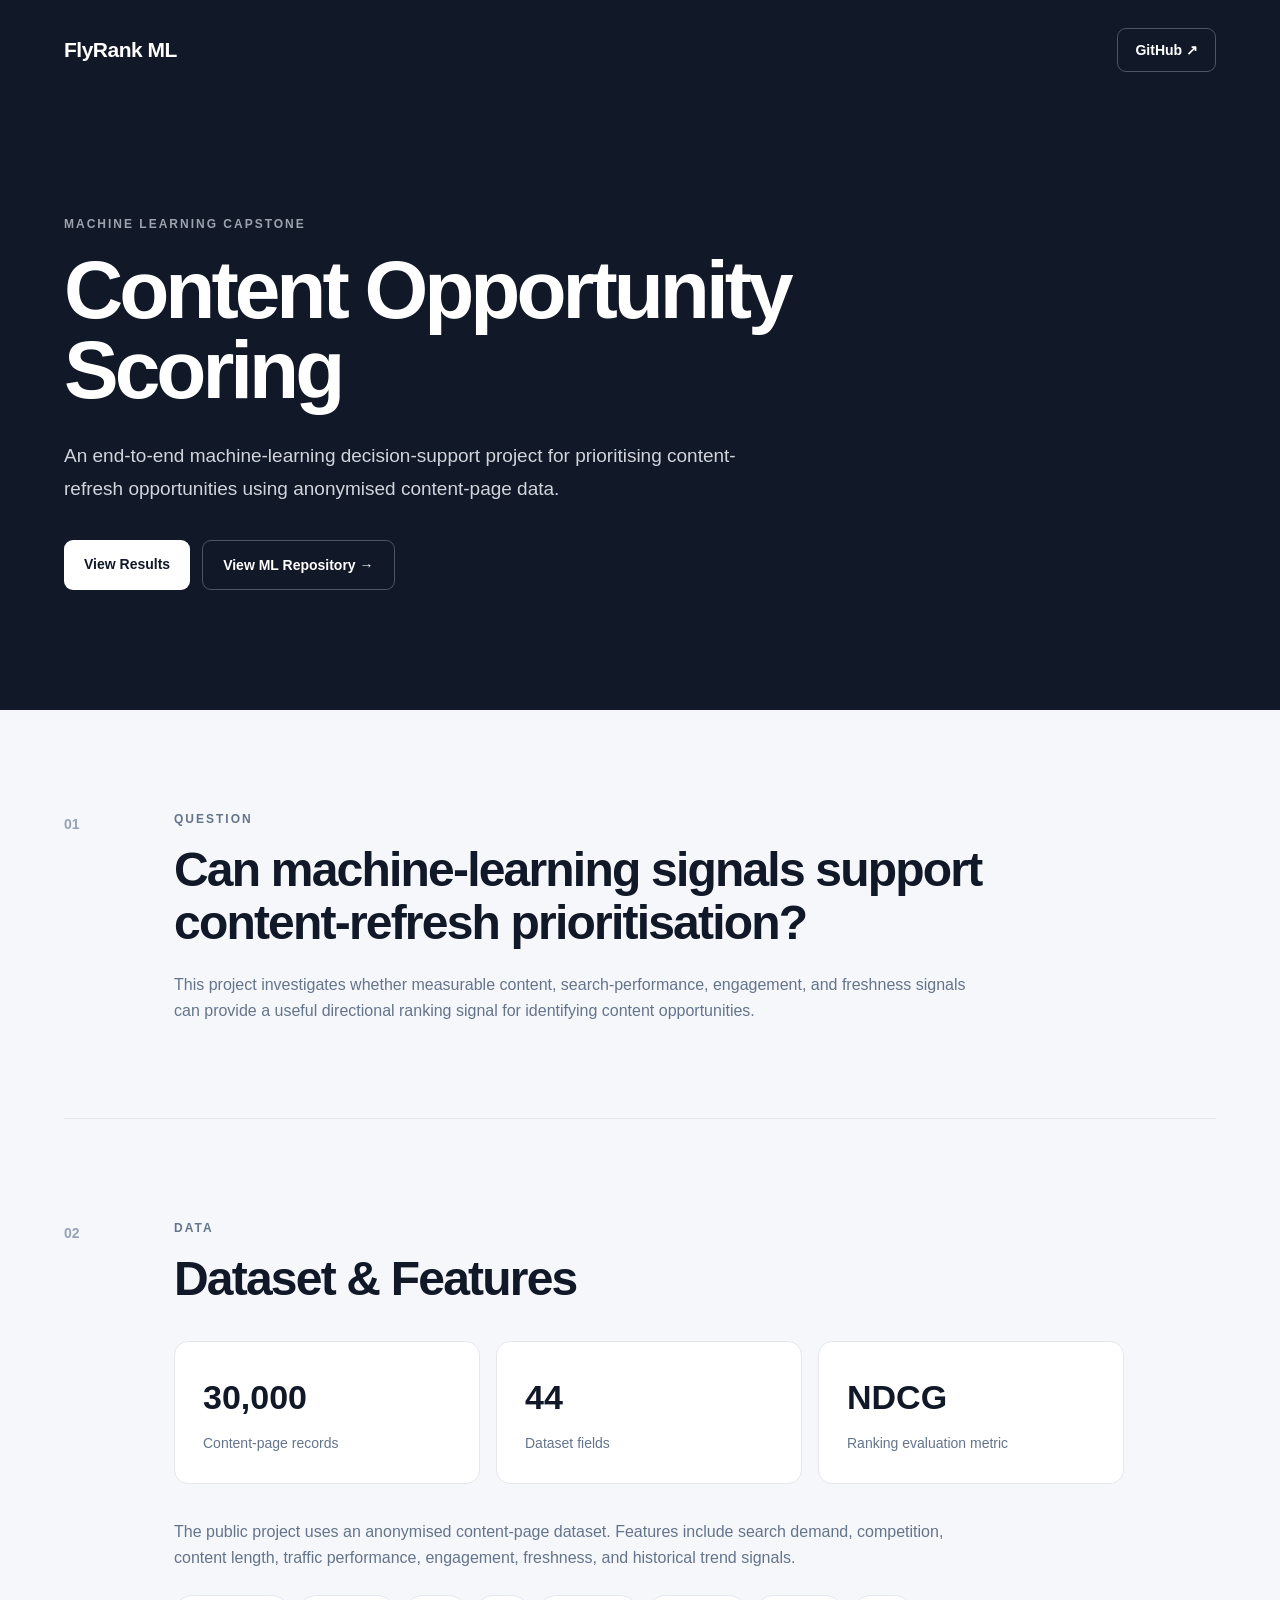
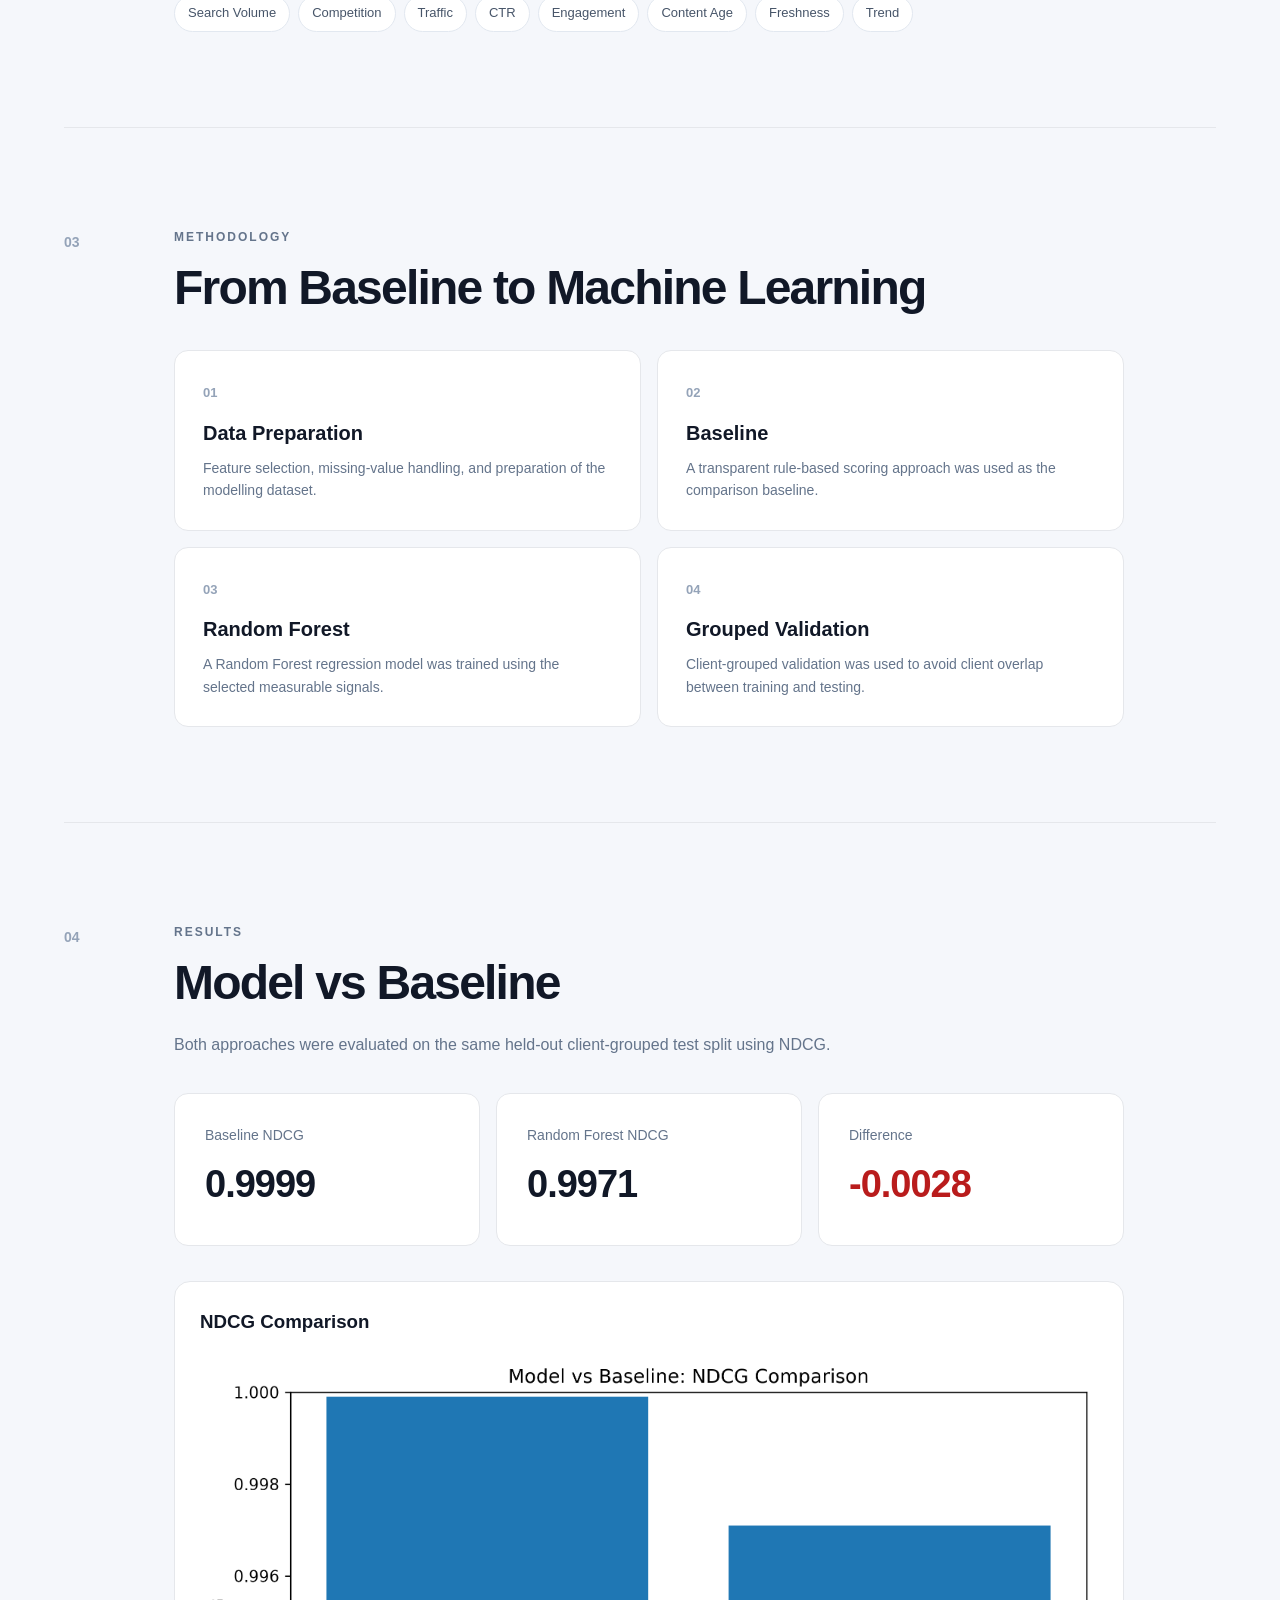
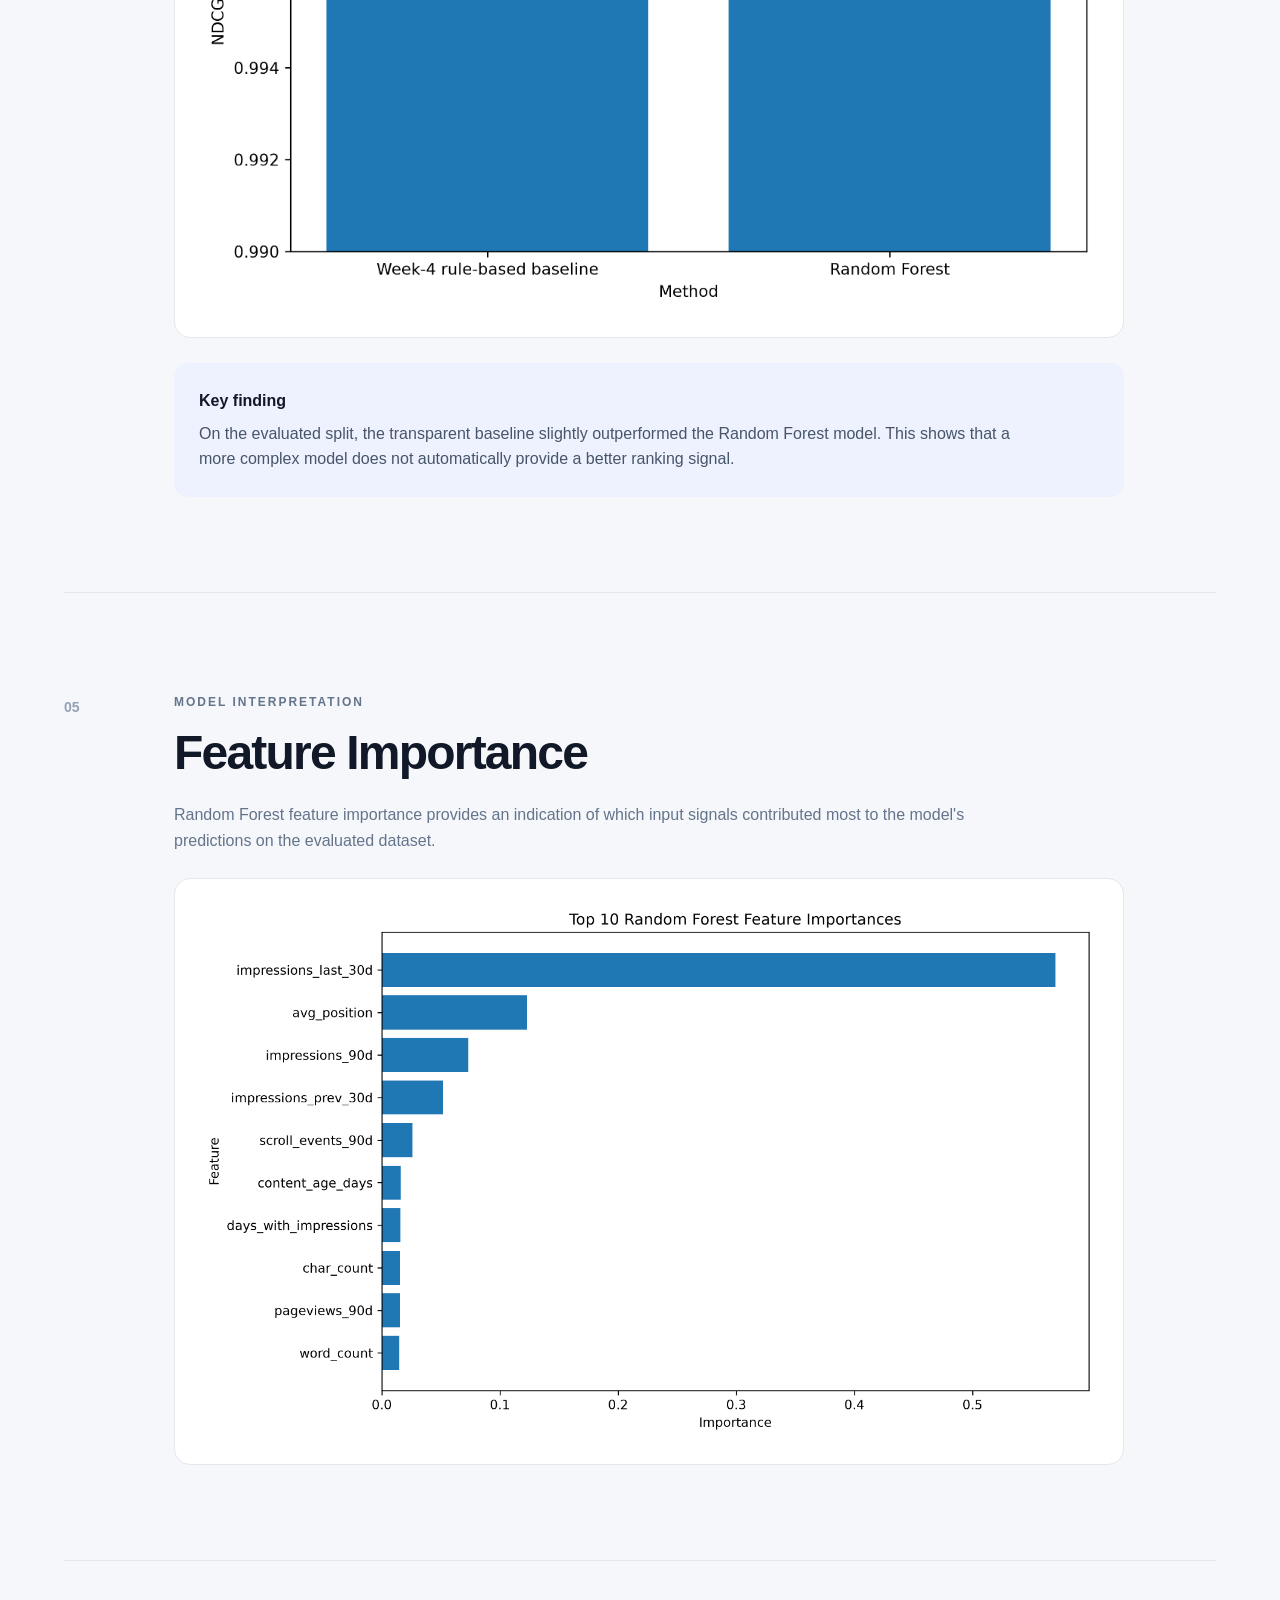
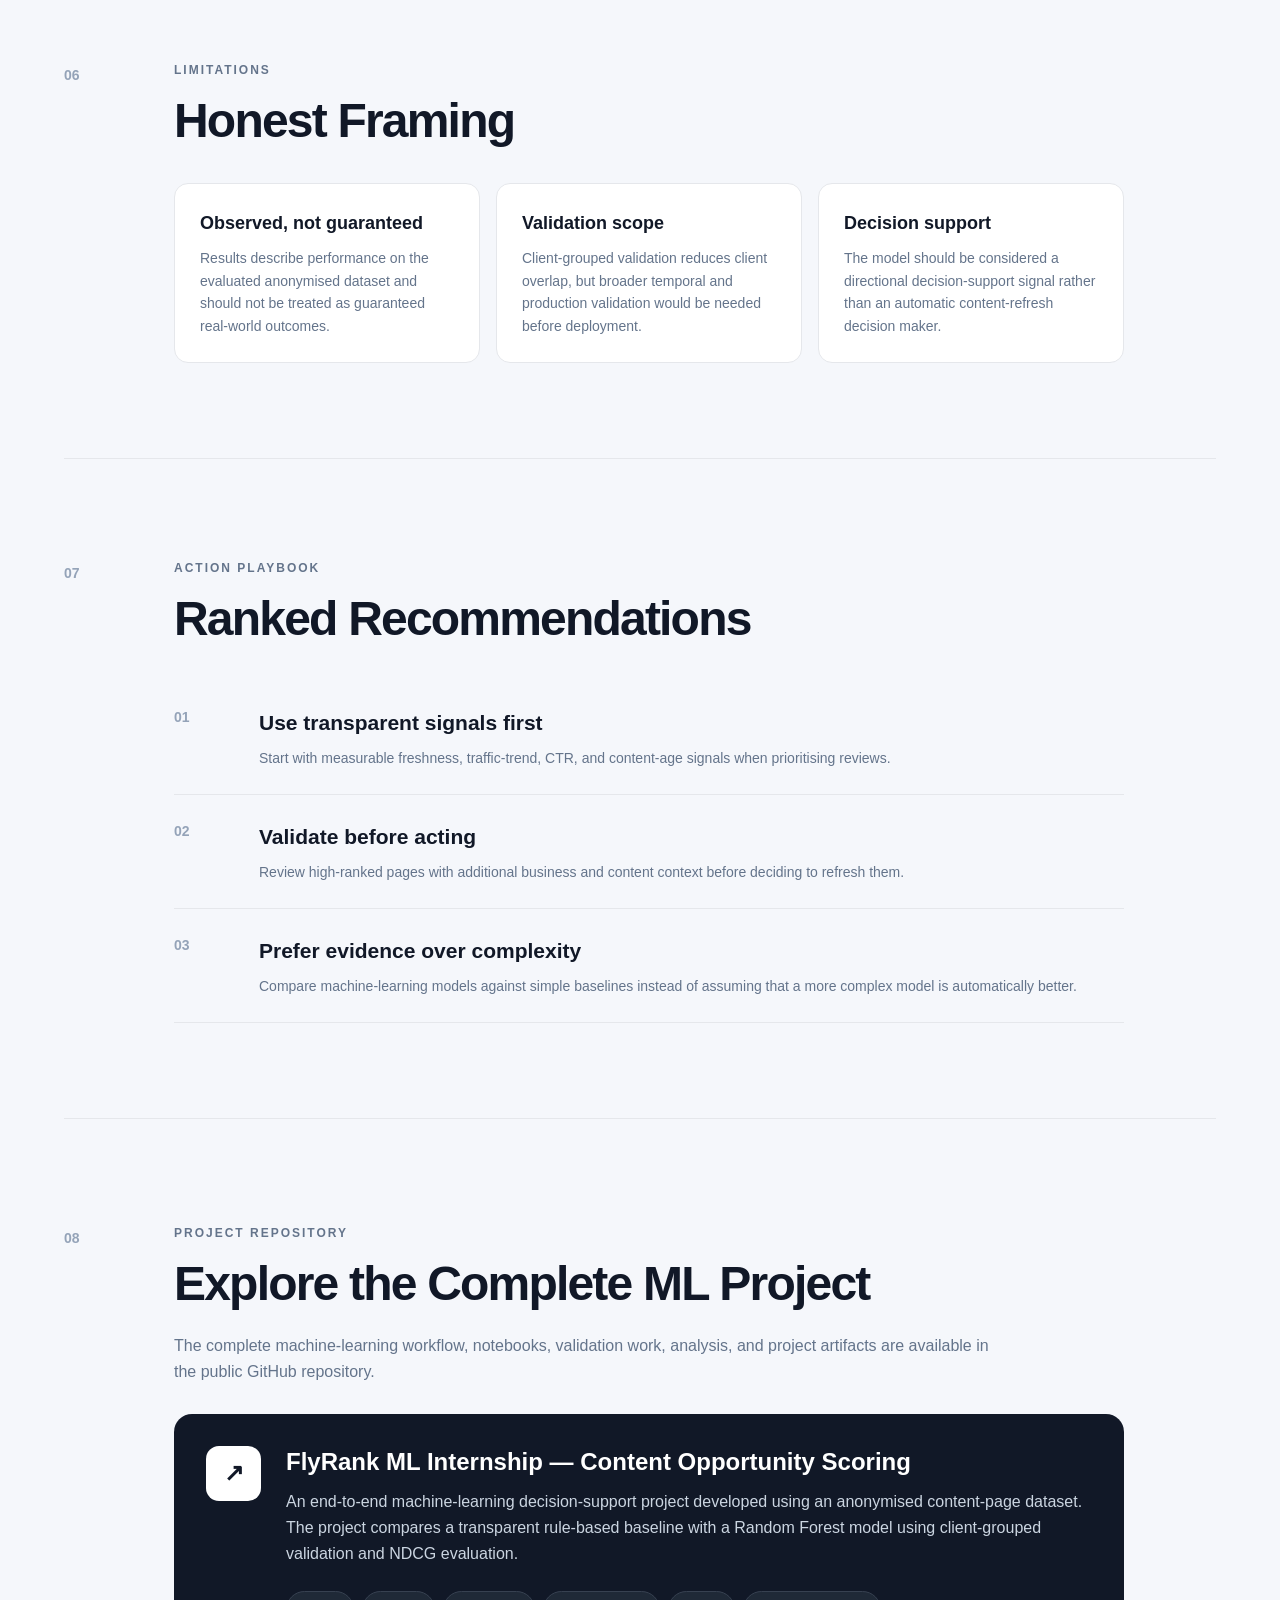
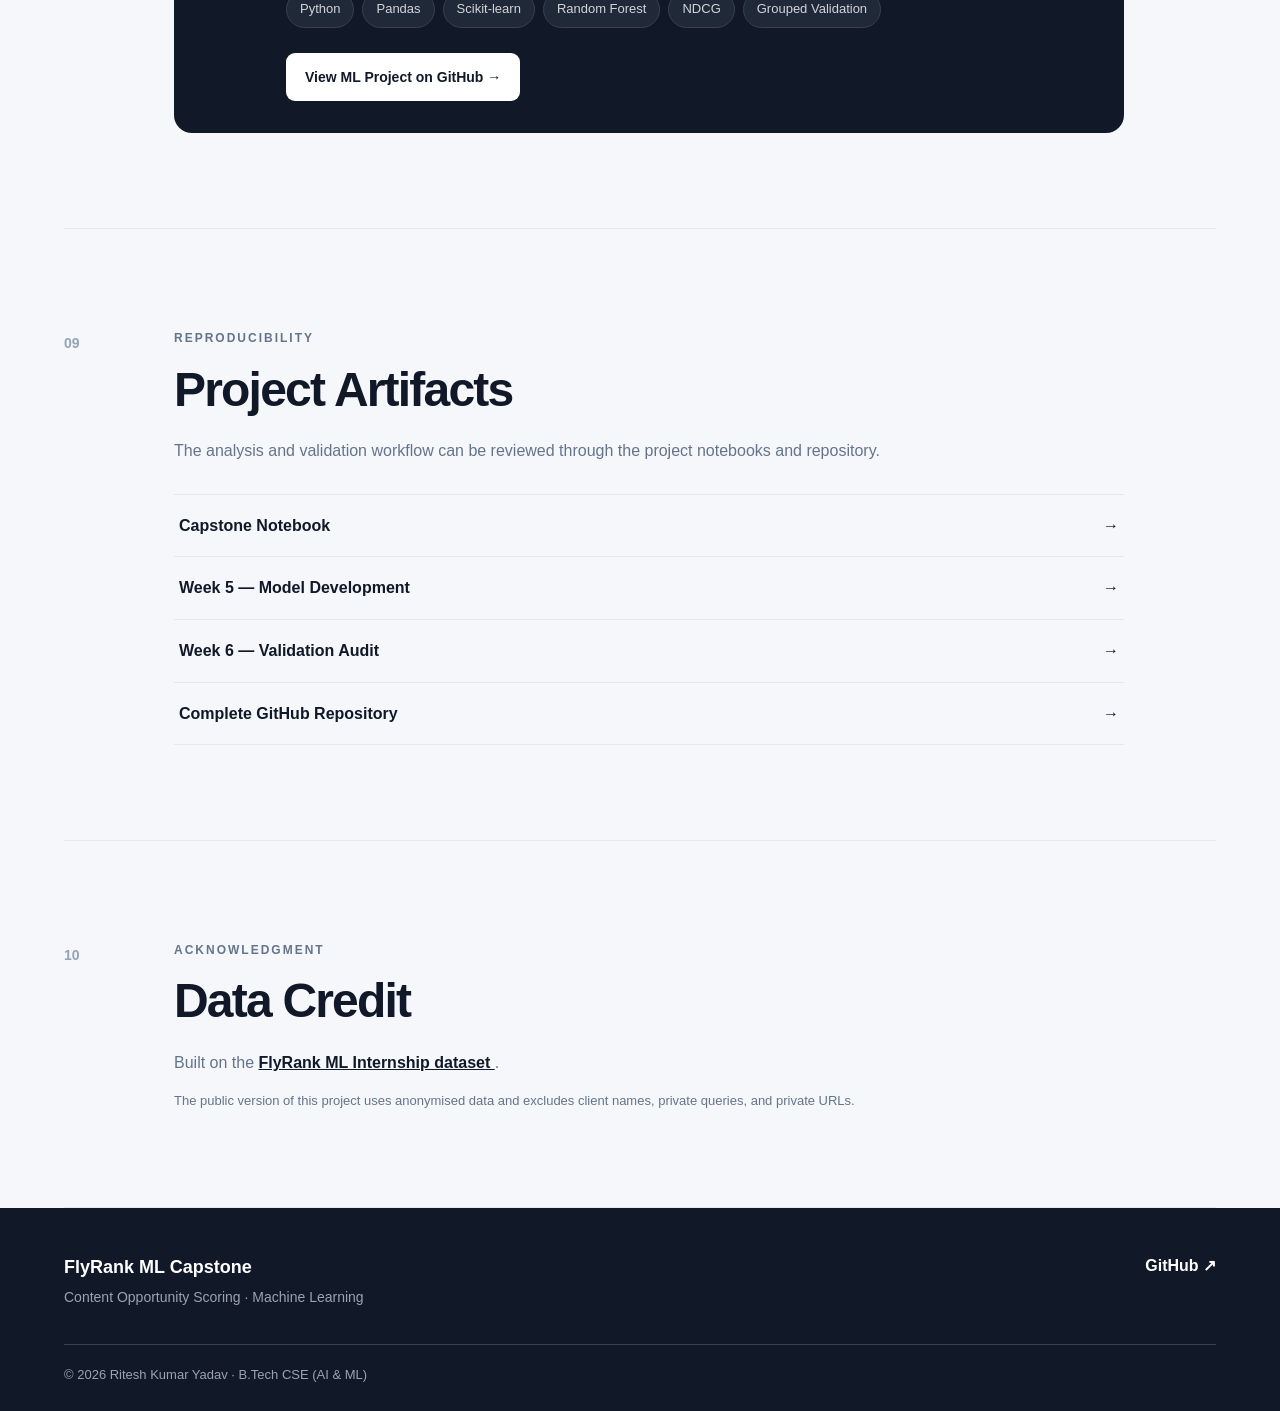
<file: index.html>
<!DOCTYPE html>
<html lang="en">
<head>
    <meta charset="UTF-8">
    <meta name="viewport" content="width=device-width, initial-scale=1.0">

    <title>FlyRank ML | Content Opportunity Scoring</title>

    <!-- CSS FILE -->
    <link rel="stylesheet" href="./style.css">
</head>

<body>

    <!-- ================= HEADER ================= -->
    <header class="hero">

        <nav class="navbar">
            <div class="logo">FlyRank ML</div>

            <a
                href="https://github.com/riteshy1526/flyrank-internship-ml"
                target="_blank"
                class="nav-github"
            >
                GitHub ↗
            </a>
        </nav>

        <div class="hero-content">

            <span class="eyebrow">MACHINE LEARNING CAPSTONE</span>

            <h1>
                Content Opportunity<br>
                Scoring
            </h1>

            <p class="hero-description">
                An end-to-end machine-learning decision-support project
                for prioritising content-refresh opportunities using
                anonymised content-page data.
            </p>

            <div class="hero-buttons">
                <a href="#results" class="button primary">
                    View Results
                </a>

                <a
                    href="https://github.com/riteshy1526/flyrank-internship-ml"
                    target="_blank"
                    class="button secondary"
                >
                    View ML Repository →
                </a>
            </div>

        </div>

    </header>


    <!-- ================= MAIN ================= -->
    <main>

        <!-- QUESTION -->
        <section class="section" id="question">

            <div class="section-number">01</div>

            <div class="section-content">

                <span class="eyebrow">QUESTION</span>

                <h2>
                    Can machine-learning signals support
                    content-refresh prioritisation?
                </h2>

                <p>
                    This project investigates whether measurable content,
                    search-performance, engagement, and freshness signals
                    can provide a useful directional ranking signal for
                    identifying content opportunities.
                </p>

            </div>

        </section>


        <!-- DATA -->
        <section class="section">

            <div class="section-number">02</div>

            <div class="section-content">

                <span class="eyebrow">DATA</span>

                <h2>Dataset & Features</h2>

                <div class="stats-grid">

                    <div class="stat-card">
                        <strong>30,000</strong>
                        <span>Content-page records</span>
                    </div>

                    <div class="stat-card">
                        <strong>44</strong>
                        <span>Dataset fields</span>
                    </div>

                    <div class="stat-card">
                        <strong>NDCG</strong>
                        <span>Ranking evaluation metric</span>
                    </div>

                </div>

                <p>
                    The public project uses an anonymised content-page
                    dataset. Features include search demand, competition,
                    content length, traffic performance, engagement,
                    freshness, and historical trend signals.
                </p>

                <div class="tags">

                    <span>Search Volume</span>
                    <span>Competition</span>
                    <span>Traffic</span>
                    <span>CTR</span>
                    <span>Engagement</span>
                    <span>Content Age</span>
                    <span>Freshness</span>
                    <span>Trend</span>

                </div>

            </div>

        </section>


        <!-- METHODOLOGY -->
        <section class="section">

            <div class="section-number">03</div>

            <div class="section-content">

                <span class="eyebrow">METHODOLOGY</span>

                <h2>From Baseline to Machine Learning</h2>

                <div class="method-grid">

                    <div class="method-card">
                        <span>01</span>
                        <h3>Data Preparation</h3>
                        <p>
                            Feature selection, missing-value handling,
                            and preparation of the modelling dataset.
                        </p>
                    </div>

                    <div class="method-card">
                        <span>02</span>
                        <h3>Baseline</h3>
                        <p>
                            A transparent rule-based scoring approach
                            was used as the comparison baseline.
                        </p>
                    </div>

                    <div class="method-card">
                        <span>03</span>
                        <h3>Random Forest</h3>
                        <p>
                            A Random Forest regression model was trained
                            using the selected measurable signals.
                        </p>
                    </div>

                    <div class="method-card">
                        <span>04</span>
                        <h3>Grouped Validation</h3>
                        <p>
                            Client-grouped validation was used to avoid
                            client overlap between training and testing.
                        </p>
                    </div>

                </div>

            </div>

        </section>


        <!-- RESULTS -->
        <section class="section results-section" id="results">

            <div class="section-number">04</div>

            <div class="section-content">

                <span class="eyebrow">RESULTS</span>

                <h2>Model vs Baseline</h2>

                <p>
                    Both approaches were evaluated on the same held-out
                    client-grouped test split using NDCG.
                </p>

                <div class="results-grid">

                    <div class="result-card">

                        <span>Baseline NDCG</span>

                        <strong>0.9999</strong>

                    </div>

                    <div class="result-card">

                        <span>Random Forest NDCG</span>

                        <strong>0.9971</strong>

                    </div>

                    <div class="result-card difference">

                        <span>Difference</span>

                        <strong>-0.0028</strong>

                    </div>

                </div>

                <div class="chart-card">

                    <h3>NDCG Comparison</h3>

                    <img
                        src="./images/ndcg_comparison.png"
                        alt="NDCG comparison between baseline and Random Forest"
                    >

                </div>

                <div class="result-note">

                    <strong>Key finding</strong>

                    <p>
                        On the evaluated split, the transparent baseline
                        slightly outperformed the Random Forest model.
                        This shows that a more complex model does not
                        automatically provide a better ranking signal.
                    </p>

                </div>

            </div>

        </section>


        <!-- FEATURE IMPORTANCE -->
        <section class="section">

            <div class="section-number">05</div>

            <div class="section-content">

                <span class="eyebrow">MODEL INTERPRETATION</span>

                <h2>Feature Importance</h2>

                <p>
                    Random Forest feature importance provides an indication
                    of which input signals contributed most to the model's
                    predictions on the evaluated dataset.
                </p>

                <div class="chart-card">

                    <img
                        src="./images/feature_importance.png"
                        alt="Top 10 Random Forest feature importances"
                    >

                </div>

            </div>

        </section>


        <!-- LIMITATIONS -->
        <section class="section">

            <div class="section-number">06</div>

            <div class="section-content">

                <span class="eyebrow">LIMITATIONS</span>

                <h2>Honest Framing</h2>

                <div class="limitations">

                    <div>
                        <h3>Observed, not guaranteed</h3>
                        <p>
                            Results describe performance on the evaluated
                            anonymised dataset and should not be treated
                            as guaranteed real-world outcomes.
                        </p>
                    </div>

                    <div>
                        <h3>Validation scope</h3>
                        <p>
                            Client-grouped validation reduces client overlap,
                            but broader temporal and production validation
                            would be needed before deployment.
                        </p>
                    </div>

                    <div>
                        <h3>Decision support</h3>
                        <p>
                            The model should be considered a directional
                            decision-support signal rather than an automatic
                            content-refresh decision maker.
                        </p>
                    </div>

                </div>

            </div>

        </section>


        <!-- RECOMMENDATIONS -->
        <section class="section">

            <div class="section-number">07</div>

            <div class="section-content">

                <span class="eyebrow">ACTION PLAYBOOK</span>

                <h2>Ranked Recommendations</h2>

                <div class="recommendation-list">

                    <div class="recommendation">

                        <div class="rank">01</div>

                        <div>
                            <h3>Use transparent signals first</h3>

                            <p>
                                Start with measurable freshness,
                                traffic-trend, CTR, and content-age
                                signals when prioritising reviews.
                            </p>
                        </div>

                    </div>


                    <div class="recommendation">

                        <div class="rank">02</div>

                        <div>
                            <h3>Validate before acting</h3>

                            <p>
                                Review high-ranked pages with additional
                                business and content context before
                                deciding to refresh them.
                            </p>
                        </div>

                    </div>


                    <div class="recommendation">

                        <div class="rank">03</div>

                        <div>
                            <h3>Prefer evidence over complexity</h3>

                            <p>
                                Compare machine-learning models against
                                simple baselines instead of assuming that
                                a more complex model is automatically better.
                            </p>
                        </div>

                    </div>

                </div>

            </div>

        </section>


        <!-- GITHUB PROJECT -->
        <section class="section github-section">

            <div class="section-number">08</div>

            <div class="section-content">

                <span class="eyebrow">PROJECT REPOSITORY</span>

                <h2>Explore the Complete ML Project</h2>

                <p>
                    The complete machine-learning workflow, notebooks,
                    validation work, analysis, and project artifacts are
                    available in the public GitHub repository.
                </p>

                <div class="github-card">

                    <div class="github-icon">
                        ↗
                    </div>

                    <div class="github-info">

                        <h3>
                            FlyRank ML Internship —
                            Content Opportunity Scoring
                        </h3>

                        <p>
                            An end-to-end machine-learning decision-support
                            project developed using an anonymised content-page
                            dataset. The project compares a transparent
                            rule-based baseline with a Random Forest model
                            using client-grouped validation and NDCG evaluation.
                        </p>

                        <div class="github-tags">

                            <span>Python</span>
                            <span>Pandas</span>
                            <span>Scikit-learn</span>
                            <span>Random Forest</span>
                            <span>NDCG</span>
                            <span>Grouped Validation</span>

                        </div>

                        <a
                            href="https://github.com/riteshy1526/flyrank-internship-ml"
                            target="_blank"
                            rel="noopener noreferrer"
                            class="github-button"
                        >
                            View ML Project on GitHub →
                        </a>

                    </div>

                </div>

            </div>

        </section>


        <!-- REPRODUCIBILITY -->
        <section class="section">

            <div class="section-number">09</div>

            <div class="section-content">

                <span class="eyebrow">REPRODUCIBILITY</span>

                <h2>Project Artifacts</h2>

                <p>
                    The analysis and validation workflow can be reviewed
                    through the project notebooks and repository.
                </p>

                <div class="artifact-links">

                    <a
                        href="https://github.com/riteshy1526/flyrank-internship-ml/blob/main/work/notebooks/capstone.ipynb"
                        target="_blank"
                    >
                        <span>Capstone Notebook</span>
                        <b>→</b>
                    </a>

                    <a
                        href="https://github.com/riteshy1526/flyrank-internship-ml/blob/main/work/notebooks/w05_model.ipynb"
                        target="_blank"
                    >
                        <span>Week 5 — Model Development</span>
                        <b>→</b>
                    </a>

                    <a
                        href="https://github.com/riteshy1526/flyrank-internship-ml/blob/main/work/notebooks/w06_validation_audit.ipynb"
                        target="_blank"
                    >
                        <span>Week 6 — Validation Audit</span>
                        <b>→</b>
                    </a>

                    <a
                        href="https://github.com/riteshy1526/flyrank-internship-ml"
                        target="_blank"
                    >
                        <span>Complete GitHub Repository</span>
                        <b>→</b>
                    </a>

                </div>

            </div>

        </section>


        <!-- ACKNOWLEDGMENT -->
        <section class="section acknowledgment">

            <div class="section-number">10</div>

            <div class="section-content">

                <span class="eyebrow">ACKNOWLEDGMENT</span>

                <h2>Data Credit</h2>

                <p>
                    Built on the
                    <a
                        href="https://flyrank.ai"
                        target="_blank"
                    >
                        FlyRank ML Internship dataset
                    </a>.
                </p>

                <p class="small-text">
                    The public version of this project uses anonymised
                    data and excludes client names, private queries,
                    and private URLs.
                </p>

            </div>

        </section>

    </main>


    <!-- ================= FOOTER ================= -->
    <footer>

        <div class="footer-content">

            <div>
                <strong>FlyRank ML Capstone</strong>

                <p>
                    Content Opportunity Scoring · Machine Learning
                </p>
            </div>

            <a
                href="https://github.com/riteshy1526/flyrank-internship-ml"
                target="_blank"
            >
                GitHub ↗
            </a>

        </div>

        <div class="footer-bottom">
            © 2026 Ritesh Kumar Yadav · B.Tech CSE (AI & ML)
        </div>

    </footer>

</body>
</html>
</file>
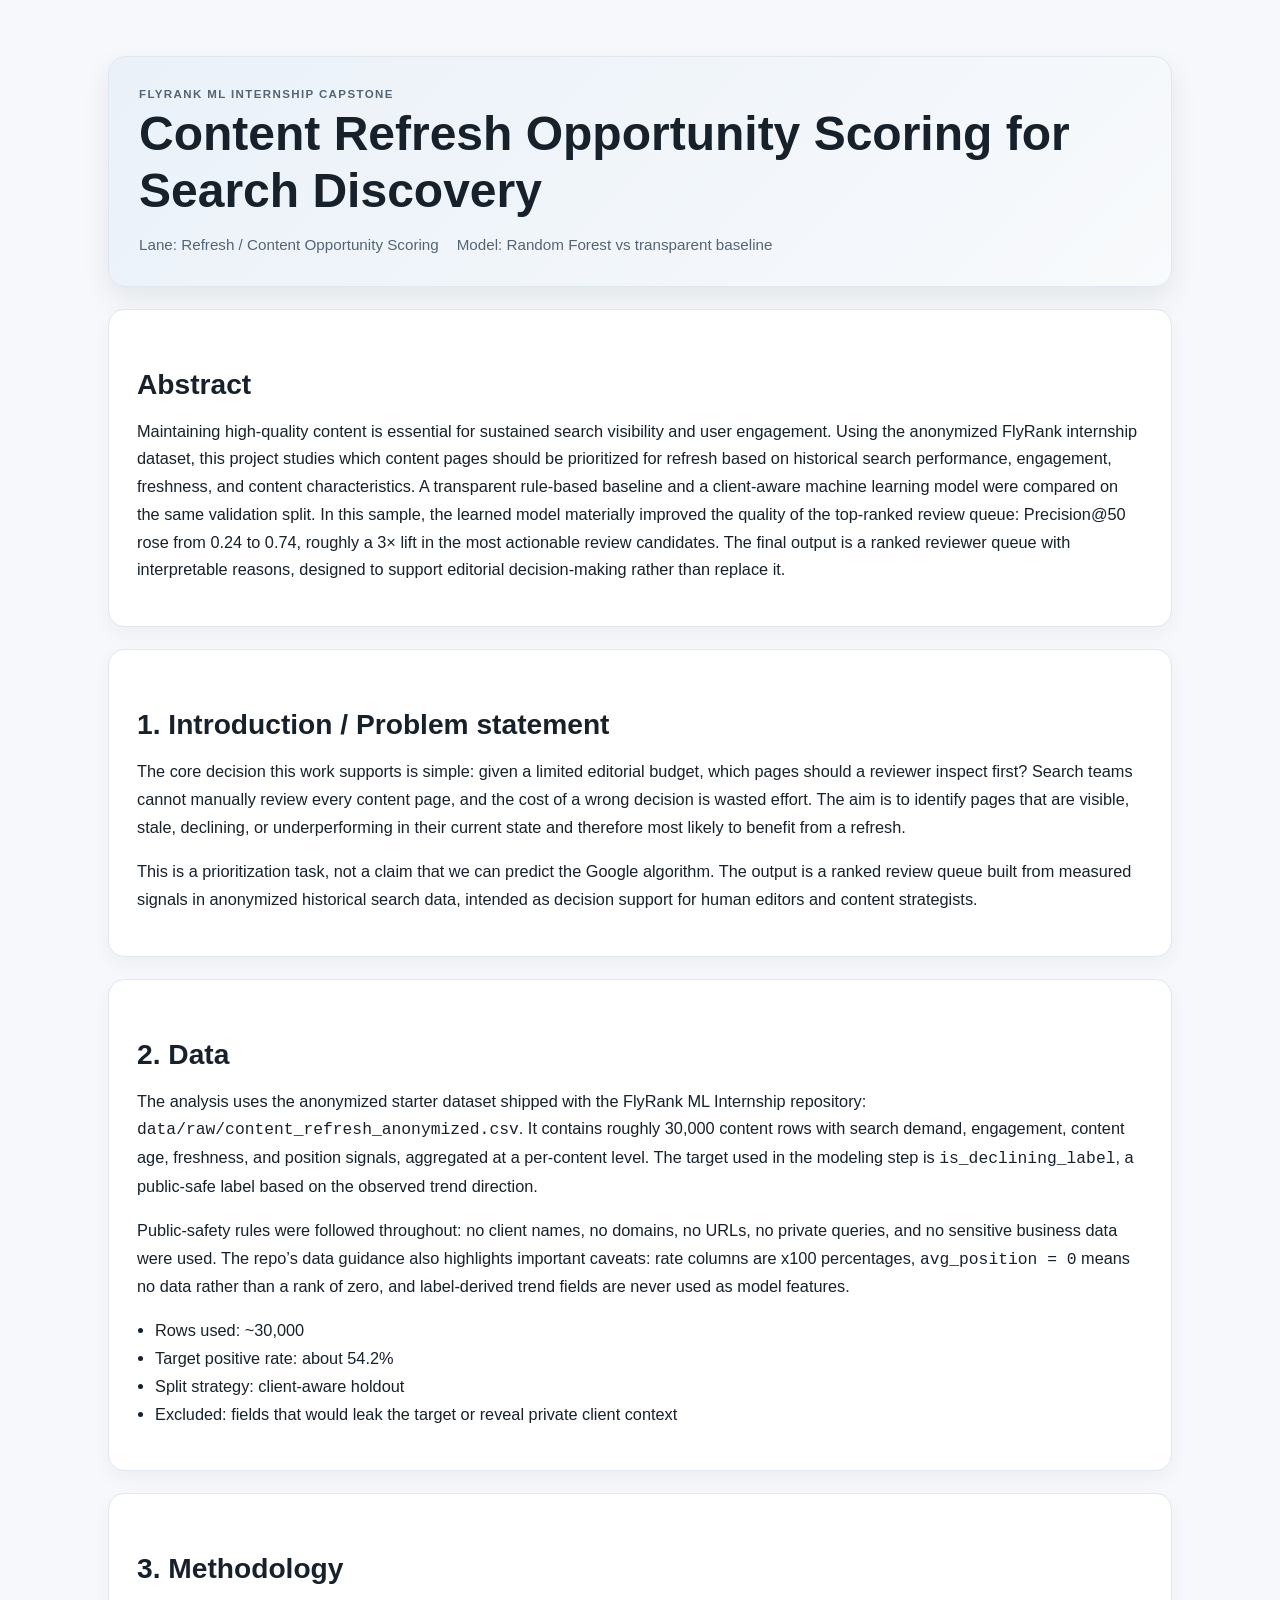
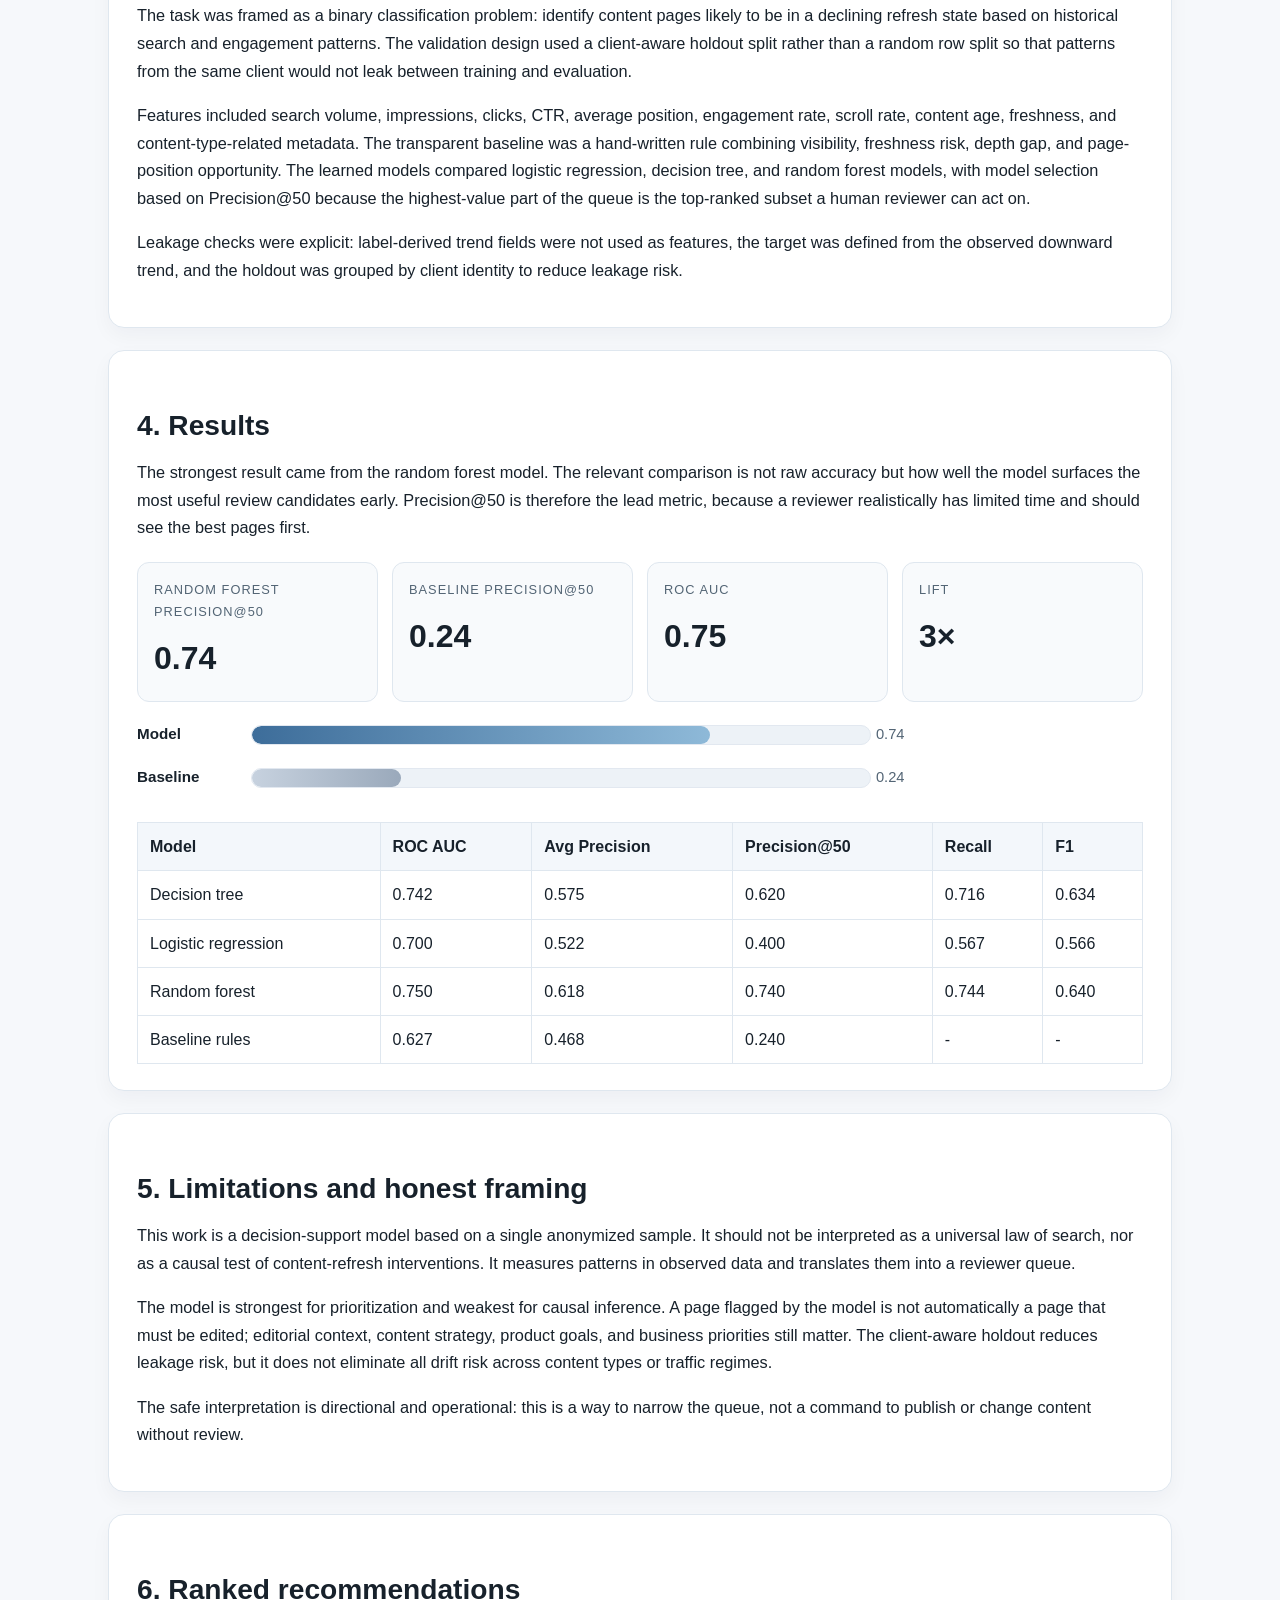
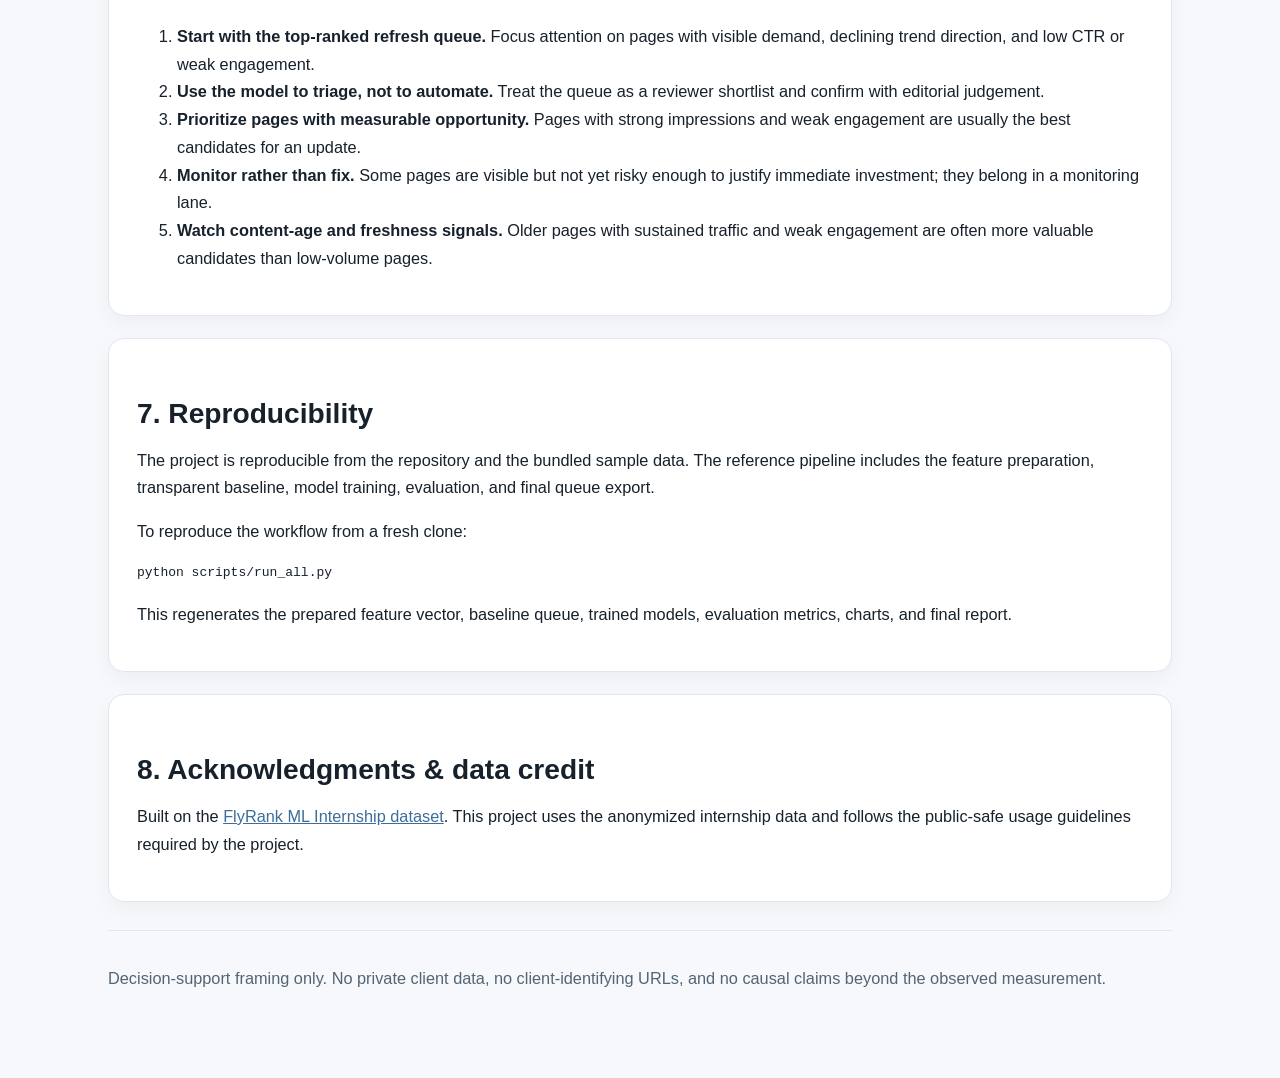
<file: docs/index.html>
<!DOCTYPE html>
<html lang="en">
  <head>
    <meta charset="UTF-8" />
    <meta name="viewport" content="width=device-width, initial-scale=1.0" />
    <title>Content Refresh Opportunity Scoring for Search Discovery</title>
    <style>
      :root {
        --bg: #f6f8fb;
        --card: #ffffff;
        --ink: #17212b;
        --muted: #536575;
        --line: #dfe7ef;
        --accent: #3d6d9a;
        --accent-2: #5a8f6f;
        --warn: #b46b3d;
        --shadow: rgba(15, 23, 42, 0.08);
      }
      * { box-sizing: border-box; }
      body {
        margin: 0;
        font-family: "Segoe UI", Arial, sans-serif;
        background: var(--bg);
        color: var(--ink);
        line-height: 1.7;
      }
      .page {
        max-width: 1100px;
        margin: 0 auto;
        padding: 32px 18px 72px;
      }
      .hero {
        margin-top: 24px;
        background: linear-gradient(135deg, #eaf1f9, #f8fafc);
        border: 1px solid var(--line);
        border-radius: 18px;
        padding: 28px 30px;
        box-shadow: 0 12px 28px var(--shadow);
      }
      h1, h2, h3 {
        margin-top: 0;
        color: var(--ink);
        line-height: 1.2;
      }
      h1 { font-size: clamp(2rem, 4vw, 3rem); margin-bottom: 12px; }
      h2 { font-size: clamp(1.5rem, 2.2vw, 2rem); margin: 32px 0 12px; }
      .eyebrow {
        text-transform: uppercase;
        letter-spacing: 0.12em;
        font-size: 0.72rem;
        color: var(--muted);
        font-weight: 700;
      }
      .meta {
        display: flex;
        flex-wrap: wrap;
        gap: 18px;
        color: var(--muted);
        font-size: 0.95rem;
        margin-top: 10px;
      }
      .section {
        background: var(--card);
        border: 1px solid var(--line);
        border-radius: 16px;
        padding: 26px 28px;
        margin-top: 22px;
        box-shadow: 0 8px 20px rgba(15, 23, 42, 0.04);
      }
      p, li { font-size: 1.02rem; }
      ul { padding-left: 18px; }
      .metric-grid {
        display: grid;
        grid-template-columns: repeat(auto-fit, minmax(170px, 1fr));
        gap: 14px;
        margin-top: 20px;
      }
      .metric {
        background: #f8fafc;
        border: 1px solid var(--line);
        border-radius: 12px;
        padding: 16px;
      }
      .metric .label {
        color: var(--muted);
        font-size: 0.8rem;
        text-transform: uppercase;
        letter-spacing: 0.08em;
      }
      .metric .value {
        font-size: 2rem;
        font-weight: 700;
        margin-top: 8px;
      }
      .bars {
        margin-top: 18px;
      }
      .bar-row {
        margin-bottom: 16px;
      }
      .bar-row strong {
        display: inline-block;
        width: 110px;
        font-size: 0.95rem;
      }
      .bar-track {
        display: inline-block;
        width: min(78%, 620px);
        height: 20px;
        background: #edf2f7;
        border-radius: 999px;
        overflow: hidden;
        vertical-align: middle;
        border: 1px solid #e2e8f0;
      }
      .bar-fill {
        display: block;
        height: 100%;
        border-radius: inherit;
      }
      .bar-fill.model { background: linear-gradient(90deg, var(--accent), #8eb9d8); }
      .bar-fill.baseline { background: linear-gradient(90deg, #c7d2df, #9aa9bb); }
      .table-wrap {
        overflow-x: auto;
      }
      table {
        border-collapse: collapse;
        width: 100%;
        margin-top: 16px;
      }
      th, td {
        border: 1px solid var(--line);
        padding: 10px 12px;
        text-align: left;
        vertical-align: top;
      }
      th { background: #f3f7fb; }
      .note {
        color: var(--muted);
        font-size: 0.92rem;
      }
      .footer {
        margin-top: 28px;
        border-top: 1px solid var(--line);
        padding-top: 18px;
        color: var(--muted);
      }
      a { color: var(--accent); }
      @media (max-width: 640px) {
        .section, .hero { padding: 18px 16px; }
        .page { padding-inline: 12px; }
        .bar-row strong { display: block; width: auto; margin-bottom: 6px; }
        .bar-track { width: 100%; }
      }
    </style>
  </head>
  <body>
    <div class="page">
      <header class="hero">
        <div class="eyebrow">FlyRank ML Internship Capstone</div>
        <h1>Content Refresh Opportunity Scoring for Search Discovery</h1>
        <div class="meta">
          <span>Lane: Refresh / Content Opportunity Scoring</span>
          <span>Model: Random Forest vs transparent baseline</span>
        </div>
      </header>

      <section class="section">
        <h2>Abstract</h2>
        <p>
          Maintaining high-quality content is essential for sustained search visibility and user engagement.
          Using the anonymized FlyRank internship dataset, this project studies which content pages should be prioritized
          for refresh based on historical search performance, engagement, freshness, and content characteristics.
          A transparent rule-based baseline and a client-aware machine learning model were compared on the same validation split.
          In this sample, the learned model materially improved the quality of the top-ranked review queue: Precision@50 rose from
          0.24 to 0.74, roughly a 3× lift in the most actionable review candidates. The final output is a ranked reviewer queue with
          interpretable reasons, designed to support editorial decision-making rather than replace it.
        </p>
      </section>

      <section class="section">
        <h2>1. Introduction / Problem statement</h2>
        <p>
          The core decision this work supports is simple: given a limited editorial budget, which pages should a reviewer inspect first?
          Search teams cannot manually review every content page, and the cost of a wrong decision is wasted effort. The aim is to identify
          pages that are visible, stale, declining, or underperforming in their current state and therefore most likely to benefit from a refresh.
        </p>
        <p>
          This is a prioritization task, not a claim that we can predict the Google algorithm. The output is a ranked review queue built from
          measured signals in anonymized historical search data, intended as decision support for human editors and content strategists.
        </p>
      </section>

      <section class="section">
        <h2>2. Data</h2>
        <p>
          The analysis uses the anonymized starter dataset shipped with the FlyRank ML Internship repository:
          <code>data/raw/content_refresh_anonymized.csv</code>. It contains roughly 30,000 content rows with search demand,
          engagement, content age, freshness, and position signals, aggregated at a per-content level. The target used in the modeling step
          is <code>is_declining_label</code>, a public-safe label based on the observed trend direction.
        </p>
        <p>
          Public-safety rules were followed throughout: no client names, no domains, no URLs, no private queries, and no sensitive business
          data were used. The repo’s data guidance also highlights important caveats: rate columns are x100 percentages, <code>avg_position = 0</code>
          means no data rather than a rank of zero, and label-derived trend fields are never used as model features.
        </p>
        <ul>
          <li>Rows used: ~30,000</li>
          <li>Target positive rate: about 54.2%</li>
          <li>Split strategy: client-aware holdout</li>
          <li>Excluded: fields that would leak the target or reveal private client context</li>
        </ul>
      </section>

      <section class="section">
        <h2>3. Methodology</h2>
        <p>
          The task was framed as a binary classification problem: identify content pages likely to be in a declining refresh state based on
          historical search and engagement patterns. The validation design used a client-aware holdout split rather than a random row split so
          that patterns from the same client would not leak between training and evaluation.
        </p>
        <p>
          Features included search volume, impressions, clicks, CTR, average position, engagement rate, scroll rate, content age,
          freshness, and content-type-related metadata. The transparent baseline was a hand-written rule combining visibility, freshness risk,
          depth gap, and page-position opportunity. The learned models compared logistic regression, decision tree, and random forest models,
          with model selection based on Precision@50 because the highest-value part of the queue is the top-ranked subset a human reviewer can act on.
        </p>
        <p>
          Leakage checks were explicit: label-derived trend fields were not used as features, the target was defined from the observed downward trend,
          and the holdout was grouped by client identity to reduce leakage risk.
        </p>
      </section>

      <section class="section">
        <h2>4. Results</h2>
        <p>
          The strongest result came from the random forest model. The relevant comparison is not raw accuracy but how well the model surfaces the
          most useful review candidates early. Precision@50 is therefore the lead metric, because a reviewer realistically has limited time and
          should see the best pages first.
        </p>

        <div class="metric-grid">
          <div class="metric">
            <div class="label">Random forest Precision@50</div>
            <div class="value">0.74</div>
          </div>
          <div class="metric">
            <div class="label">Baseline Precision@50</div>
            <div class="value">0.24</div>
          </div>
          <div class="metric">
            <div class="label">ROC AUC</div>
            <div class="value">0.75</div>
          </div>
          <div class="metric">
            <div class="label">Lift</div>
            <div class="value">3×</div>
          </div>
        </div>

        <div class="bars">
          <div class="bar-row">
            <strong>Model</strong>
            <span class="bar-track"><span class="bar-fill model" style="width: 74%;"></span></span>
            <span class="note">0.74</span>
          </div>
          <div class="bar-row">
            <strong>Baseline</strong>
            <span class="bar-track"><span class="bar-fill baseline" style="width: 24%;"></span></span>
            <span class="note">0.24</span>
          </div>
        </div>

        <div class="table-wrap">
          <table>
            <thead>
              <tr>
                <th>Model</th>
                <th>ROC AUC</th>
                <th>Avg Precision</th>
                <th>Precision@50</th>
                <th>Recall</th>
                <th>F1</th>
              </tr>
            </thead>
            <tbody>
              <tr>
                <td>Decision tree</td>
                <td>0.742</td>
                <td>0.575</td>
                <td>0.620</td>
                <td>0.716</td>
                <td>0.634</td>
              </tr>
              <tr>
                <td>Logistic regression</td>
                <td>0.700</td>
                <td>0.522</td>
                <td>0.400</td>
                <td>0.567</td>
                <td>0.566</td>
              </tr>
              <tr>
                <td>Random forest</td>
                <td>0.750</td>
                <td>0.618</td>
                <td>0.740</td>
                <td>0.744</td>
                <td>0.640</td>
              </tr>
              <tr>
                <td>Baseline rules</td>
                <td>0.627</td>
                <td>0.468</td>
                <td>0.240</td>
                <td>-</td>
                <td>-</td>
              </tr>
            </tbody>
          </table>
        </div>
      </section>

      <section class="section">
        <h2>5. Limitations and honest framing</h2>
        <p>
          This work is a decision-support model based on a single anonymized sample. It should not be interpreted as a universal law of search,
          nor as a causal test of content-refresh interventions. It measures patterns in observed data and translates them into a reviewer queue.
        </p>
        <p>
          The model is strongest for prioritization and weakest for causal inference. A page flagged by the model is not automatically a page that
          must be edited; editorial context, content strategy, product goals, and business priorities still matter. The client-aware holdout reduces
          leakage risk, but it does not eliminate all drift risk across content types or traffic regimes.
        </p>
        <p>
          The safe interpretation is directional and operational: this is a way to narrow the queue, not a command to publish or change content without review.
        </p>
      </section>

      <section class="section">
        <h2>6. Ranked recommendations</h2>
        <ol>
          <li><strong>Start with the top-ranked refresh queue.</strong> Focus attention on pages with visible demand, declining trend direction, and low CTR or weak engagement.</li>
          <li><strong>Use the model to triage, not to automate.</strong> Treat the queue as a reviewer shortlist and confirm with editorial judgement.</li>
          <li><strong>Prioritize pages with measurable opportunity.</strong> Pages with strong impressions and weak engagement are usually the best candidates for an update.</li>
          <li><strong>Monitor rather than fix.</strong> Some pages are visible but not yet risky enough to justify immediate investment; they belong in a monitoring lane.</li>
          <li><strong>Watch content-age and freshness signals.</strong> Older pages with sustained traffic and weak engagement are often more valuable candidates than low-volume pages.</li>
        </ol>
      </section>

      <section class="section">
        <h2>7. Reproducibility</h2>
        <p>
          The project is reproducible from the repository and the bundled sample data. The reference pipeline includes the feature preparation,
          transparent baseline, model training, evaluation, and final queue export.
        </p>
        <p>
          To reproduce the workflow from a fresh clone:</p>
        <pre><code>python scripts/run_all.py</code></pre>
        <p>
          This regenerates the prepared feature vector, baseline queue, trained models, evaluation metrics, charts, and final report.
        </p>
      </section>

      <section class="section">
        <h2>8. Acknowledgments &amp; data credit</h2>
        <p>
          Built on the <a href="https://flyrank.ai" target="_blank" rel="noopener noreferrer">FlyRank ML Internship dataset</a>.
          This project uses the anonymized internship data and follows the public-safe usage guidelines required by the project.
        </p>
      </section>

      <div class="footer">
        <p>Decision-support framing only. No private client data, no client-identifying URLs, and no causal claims beyond the observed measurement.</p>
      </div>
    </div>
  </body>
</html>
</file>
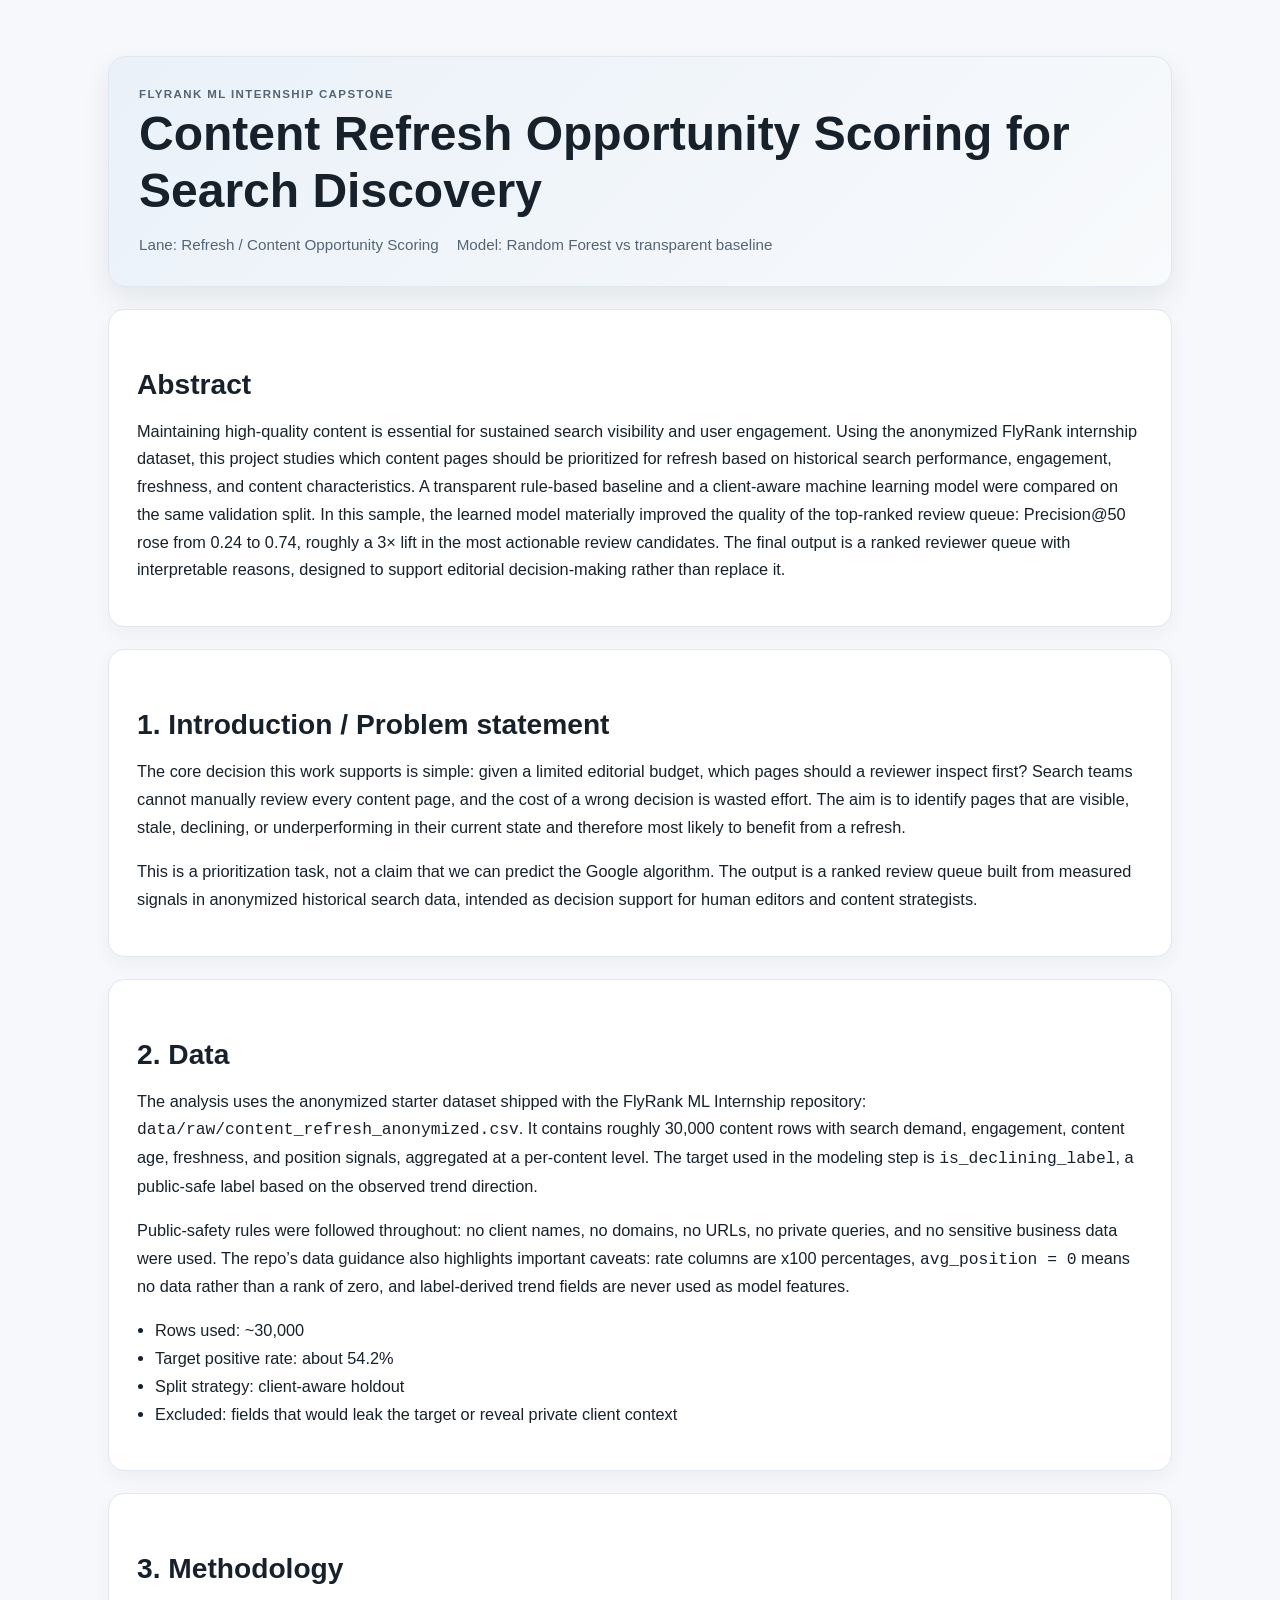
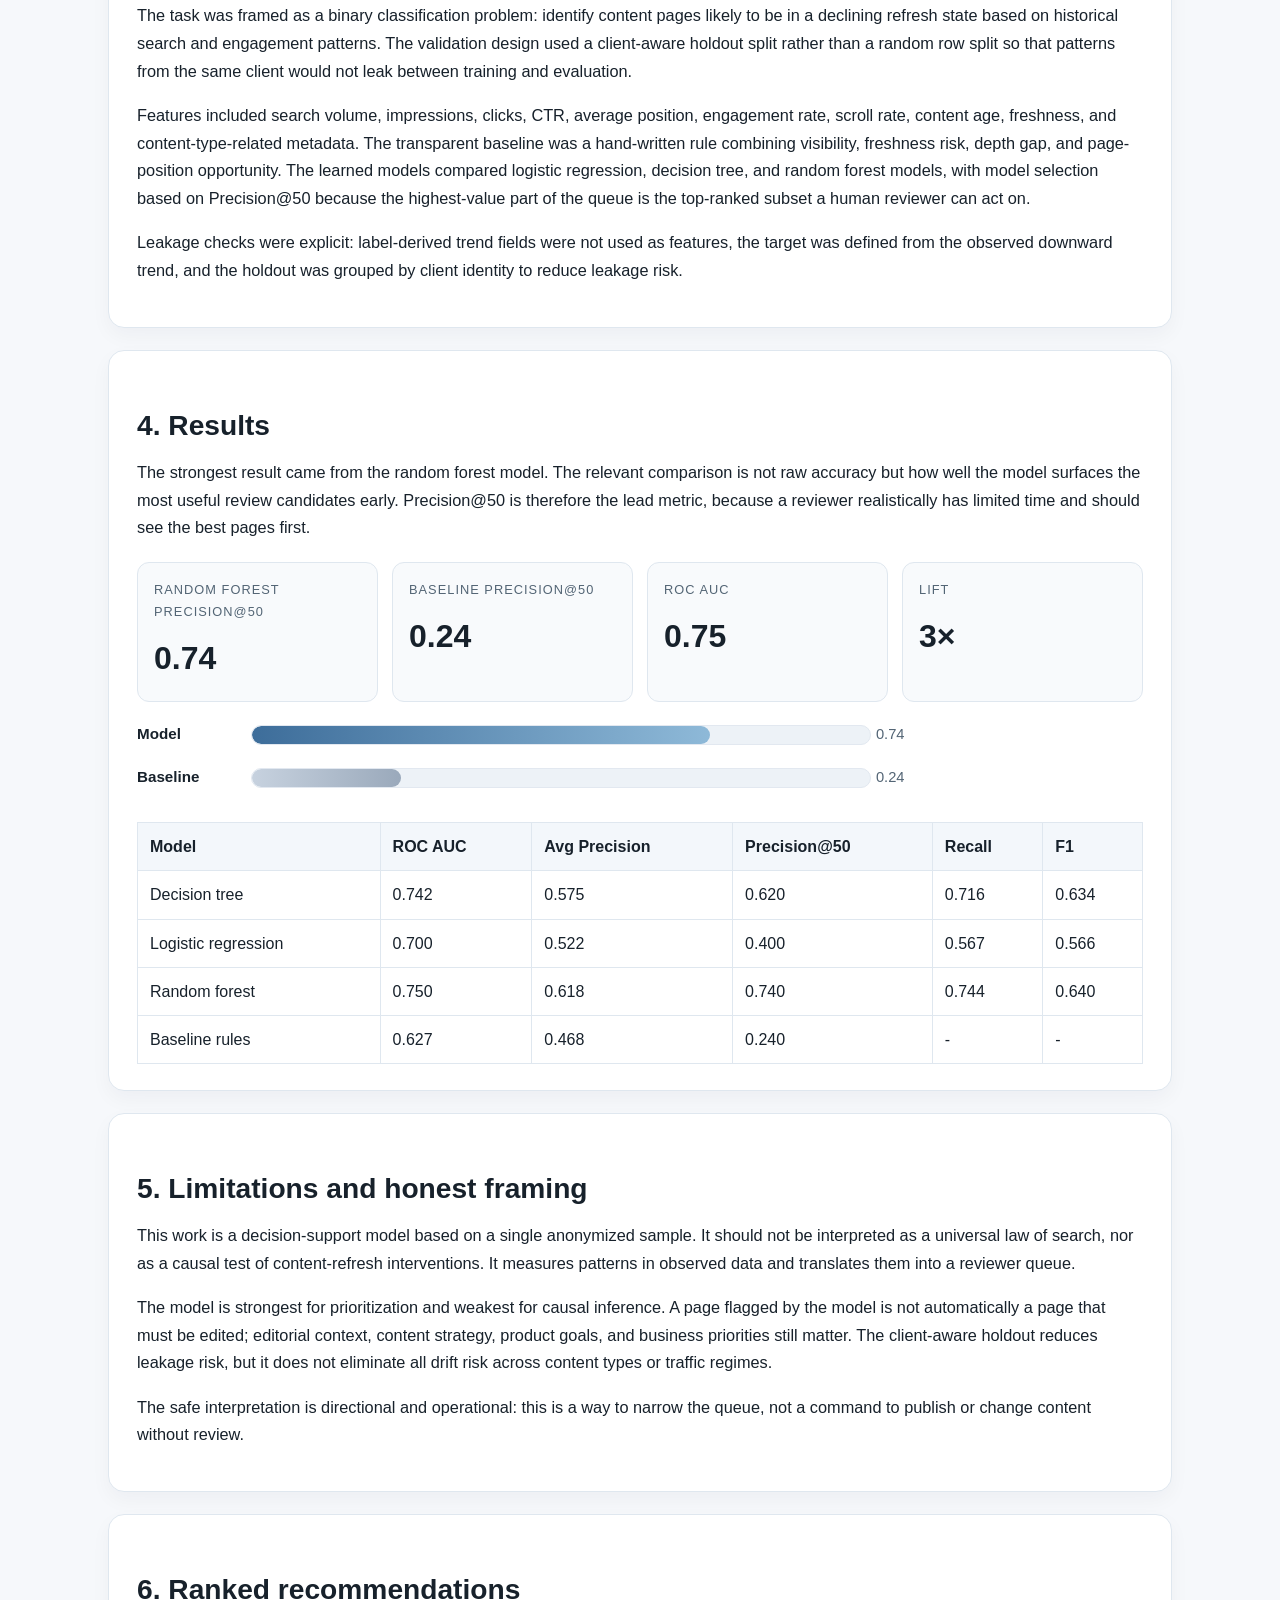
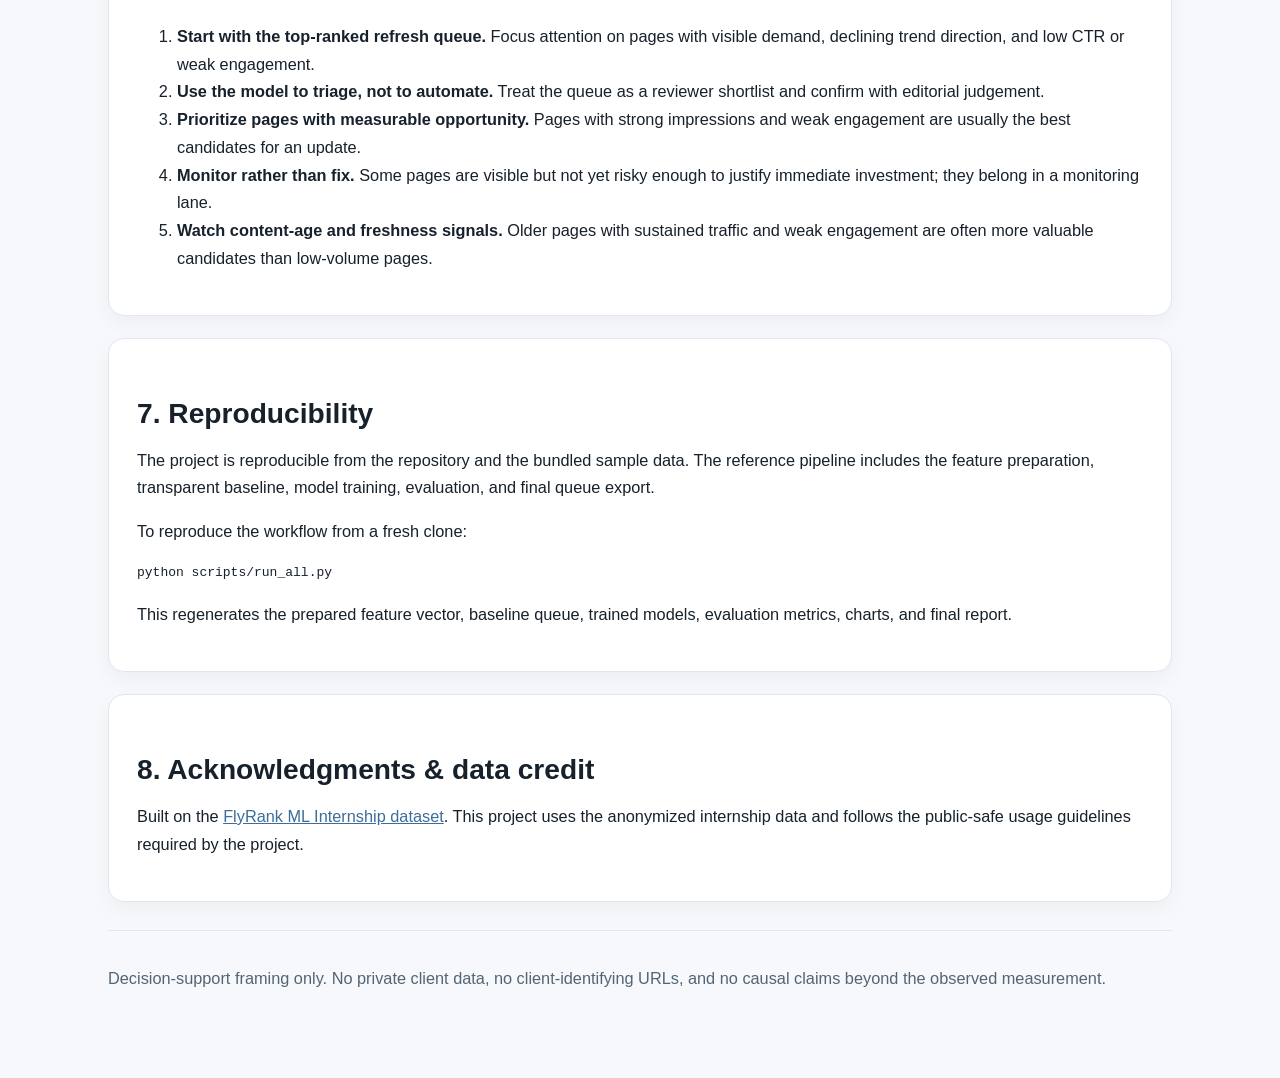
<file: work/index.html>
<!DOCTYPE html>
<html lang="en">
  <head>
    <meta charset="UTF-8" />
    <meta name="viewport" content="width=device-width, initial-scale=1.0" />
    <title>Content Refresh Opportunity Scoring for Search Discovery</title>
    <style>
      :root {
        --bg: #f6f8fb;
        --card: #ffffff;
        --ink: #17212b;
        --muted: #536575;
        --line: #dfe7ef;
        --accent: #3d6d9a;
        --accent-2: #5a8f6f;
        --warn: #b46b3d;
        --shadow: rgba(15, 23, 42, 0.08);
      }
      * { box-sizing: border-box; }
      body {
        margin: 0;
        font-family: "Segoe UI", Arial, sans-serif;
        background: var(--bg);
        color: var(--ink);
        line-height: 1.7;
      }
      .page {
        max-width: 1100px;
        margin: 0 auto;
        padding: 32px 18px 72px;
      }
      .hero {
        margin-top: 24px;
        background: linear-gradient(135deg, #eaf1f9, #f8fafc);
        border: 1px solid var(--line);
        border-radius: 18px;
        padding: 28px 30px;
        box-shadow: 0 12px 28px var(--shadow);
      }
      h1, h2, h3 {
        margin-top: 0;
        color: var(--ink);
        line-height: 1.2;
      }
      h1 { font-size: clamp(2rem, 4vw, 3rem); margin-bottom: 12px; }
      h2 { font-size: clamp(1.5rem, 2.2vw, 2rem); margin: 32px 0 12px; }
      .eyebrow {
        text-transform: uppercase;
        letter-spacing: 0.12em;
        font-size: 0.72rem;
        color: var(--muted);
        font-weight: 700;
      }
      .meta {
        display: flex;
        flex-wrap: wrap;
        gap: 18px;
        color: var(--muted);
        font-size: 0.95rem;
        margin-top: 10px;
      }
      .section {
        background: var(--card);
        border: 1px solid var(--line);
        border-radius: 16px;
        padding: 26px 28px;
        margin-top: 22px;
        box-shadow: 0 8px 20px rgba(15, 23, 42, 0.04);
      }
      p, li { font-size: 1.02rem; }
      ul { padding-left: 18px; }
      .metric-grid {
        display: grid;
        grid-template-columns: repeat(auto-fit, minmax(170px, 1fr));
        gap: 14px;
        margin-top: 20px;
      }
      .metric {
        background: #f8fafc;
        border: 1px solid var(--line);
        border-radius: 12px;
        padding: 16px;
      }
      .metric .label {
        color: var(--muted);
        font-size: 0.8rem;
        text-transform: uppercase;
        letter-spacing: 0.08em;
      }
      .metric .value {
        font-size: 2rem;
        font-weight: 700;
        margin-top: 8px;
      }
      .bars {
        margin-top: 18px;
      }
      .bar-row {
        margin-bottom: 16px;
      }
      .bar-row strong {
        display: inline-block;
        width: 110px;
        font-size: 0.95rem;
      }
      .bar-track {
        display: inline-block;
        width: min(78%, 620px);
        height: 20px;
        background: #edf2f7;
        border-radius: 999px;
        overflow: hidden;
        vertical-align: middle;
        border: 1px solid #e2e8f0;
      }
      .bar-fill {
        display: block;
        height: 100%;
        border-radius: inherit;
      }
      .bar-fill.model { background: linear-gradient(90deg, var(--accent), #8eb9d8); }
      .bar-fill.baseline { background: linear-gradient(90deg, #c7d2df, #9aa9bb); }
      .table-wrap { overflow-x: auto; }
      table {
        border-collapse: collapse;
        width: 100%;
        margin-top: 16px;
      }
      th, td {
        border: 1px solid var(--line);
        padding: 10px 12px;
        text-align: left;
        vertical-align: top;
      }
      th { background: #f3f7fb; }
      .note { color: var(--muted); font-size: 0.92rem; }
      .footer {
        margin-top: 28px;
        border-top: 1px solid var(--line);
        padding-top: 18px;
        color: var(--muted);
      }
      a { color: var(--accent); }
      @media (max-width: 640px) {
        .section, .hero { padding: 18px 16px; }
        .page { padding-inline: 12px; }
        .bar-row strong { display: block; width: auto; margin-bottom: 6px; }
        .bar-track { width: 100%; }
      }
    </style>
  </head>
  <body>
    <div class="page">
      <header class="hero">
        <div class="eyebrow">FlyRank ML Internship Capstone</div>
        <h1>Content Refresh Opportunity Scoring for Search Discovery</h1>
        <div class="meta">
          <span>Lane: Refresh / Content Opportunity Scoring</span>
          <span>Model: Random Forest vs transparent baseline</span>
        </div>
      </header>

      <section class="section">
        <h2>Abstract</h2>
        <p>
          Maintaining high-quality content is essential for sustained search visibility and user engagement.
          Using the anonymized FlyRank internship dataset, this project studies which content pages should be prioritized
          for refresh based on historical search performance, engagement, freshness, and content characteristics.
          A transparent rule-based baseline and a client-aware machine learning model were compared on the same validation split.
          In this sample, the learned model materially improved the quality of the top-ranked review queue: Precision@50 rose from
          0.24 to 0.74, roughly a 3× lift in the most actionable review candidates. The final output is a ranked reviewer queue with
          interpretable reasons, designed to support editorial decision-making rather than replace it.
        </p>
      </section>

      <section class="section">
        <h2>1. Introduction / Problem statement</h2>
        <p>
          The core decision this work supports is simple: given a limited editorial budget, which pages should a reviewer inspect first?
          Search teams cannot manually review every content page, and the cost of a wrong decision is wasted effort. The aim is to identify
          pages that are visible, stale, declining, or underperforming in their current state and therefore most likely to benefit from a refresh.
        </p>
        <p>
          This is a prioritization task, not a claim that we can predict the Google algorithm. The output is a ranked review queue built from
          measured signals in anonymized historical search data, intended as decision support for human editors and content strategists.
        </p>
      </section>

      <section class="section">
        <h2>2. Data</h2>
        <p>
          The analysis uses the anonymized starter dataset shipped with the FlyRank ML Internship repository:
          <code>data/raw/content_refresh_anonymized.csv</code>. It contains roughly 30,000 content rows with search demand,
          engagement, content age, freshness, and position signals, aggregated at a per-content level. The target used in the modeling step
          is <code>is_declining_label</code>, a public-safe label based on the observed trend direction.
        </p>
        <p>
          Public-safety rules were followed throughout: no client names, no domains, no URLs, no private queries, and no sensitive business
          data were used. The repo’s data guidance also highlights important caveats: rate columns are x100 percentages, <code>avg_position = 0</code>
          means no data rather than a rank of zero, and label-derived trend fields are never used as model features.
        </p>
        <ul>
          <li>Rows used: ~30,000</li>
          <li>Target positive rate: about 54.2%</li>
          <li>Split strategy: client-aware holdout</li>
          <li>Excluded: fields that would leak the target or reveal private client context</li>
        </ul>
      </section>

      <section class="section">
        <h2>3. Methodology</h2>
        <p>
          The task was framed as a binary classification problem: identify content pages likely to be in a declining refresh state based on
          historical search and engagement patterns. The validation design used a client-aware holdout split rather than a random row split so
          that patterns from the same client would not leak between training and evaluation.
        </p>
        <p>
          Features included search volume, impressions, clicks, CTR, average position, engagement rate, scroll rate, content age,
          freshness, and content-type-related metadata. The transparent baseline was a hand-written rule combining visibility, freshness risk,
          depth gap, and page-position opportunity. The learned models compared logistic regression, decision tree, and random forest models,
          with model selection based on Precision@50 because the highest-value part of the queue is the top-ranked subset a human reviewer can act on.
        </p>
        <p>
          Leakage checks were explicit: label-derived trend fields were not used as features, the target was defined from the observed downward trend,
          and the holdout was grouped by client identity to reduce leakage risk.
        </p>
      </section>

      <section class="section">
        <h2>4. Results</h2>
        <p>
          The strongest result came from the random forest model. The relevant comparison is not raw accuracy but how well the model surfaces the
          most useful review candidates early. Precision@50 is therefore the lead metric, because a reviewer realistically has limited time and
          should see the best pages first.
        </p>

        <div class="metric-grid">
          <div class="metric">
            <div class="label">Random forest Precision@50</div>
            <div class="value">0.74</div>
          </div>
          <div class="metric">
            <div class="label">Baseline Precision@50</div>
            <div class="value">0.24</div>
          </div>
          <div class="metric">
            <div class="label">ROC AUC</div>
            <div class="value">0.75</div>
          </div>
          <div class="metric">
            <div class="label">Lift</div>
            <div class="value">3×</div>
          </div>
        </div>

        <div class="bars">
          <div class="bar-row">
            <strong>Model</strong>
            <span class="bar-track"><span class="bar-fill model" style="width: 74%;"></span></span>
            <span class="note">0.74</span>
          </div>
          <div class="bar-row">
            <strong>Baseline</strong>
            <span class="bar-track"><span class="bar-fill baseline" style="width: 24%;"></span></span>
            <span class="note">0.24</span>
          </div>
        </div>

        <div class="table-wrap">
          <table>
            <thead>
              <tr>
                <th>Model</th>
                <th>ROC AUC</th>
                <th>Avg Precision</th>
                <th>Precision@50</th>
                <th>Recall</th>
                <th>F1</th>
              </tr>
            </thead>
            <tbody>
              <tr>
                <td>Decision tree</td>
                <td>0.742</td>
                <td>0.575</td>
                <td>0.620</td>
                <td>0.716</td>
                <td>0.634</td>
              </tr>
              <tr>
                <td>Logistic regression</td>
                <td>0.700</td>
                <td>0.522</td>
                <td>0.400</td>
                <td>0.567</td>
                <td>0.566</td>
              </tr>
              <tr>
                <td>Random forest</td>
                <td>0.750</td>
                <td>0.618</td>
                <td>0.740</td>
                <td>0.744</td>
                <td>0.640</td>
              </tr>
              <tr>
                <td>Baseline rules</td>
                <td>0.627</td>
                <td>0.468</td>
                <td>0.240</td>
                <td>-</td>
                <td>-</td>
              </tr>
            </tbody>
          </table>
        </div>
      </section>

      <section class="section">
        <h2>5. Limitations and honest framing</h2>
        <p>
          This work is a decision-support model based on a single anonymized sample. It should not be interpreted as a universal law of search,
          nor as a causal test of content-refresh interventions. It measures patterns in observed data and translates them into a reviewer queue.
        </p>
        <p>
          The model is strongest for prioritization and weakest for causal inference. A page flagged by the model is not automatically a page that
          must be edited; editorial context, content strategy, product goals, and business priorities still matter. The client-aware holdout reduces
          leakage risk, but it does not eliminate all drift risk across content types or traffic regimes.
        </p>
        <p>
          The safe interpretation is directional and operational: this is a way to narrow the queue, not a command to publish or change content without review.
        </p>
      </section>

      <section class="section">
        <h2>6. Ranked recommendations</h2>
        <ol>
          <li><strong>Start with the top-ranked refresh queue.</strong> Focus attention on pages with visible demand, declining trend direction, and low CTR or weak engagement.</li>
          <li><strong>Use the model to triage, not to automate.</strong> Treat the queue as a reviewer shortlist and confirm with editorial judgement.</li>
          <li><strong>Prioritize pages with measurable opportunity.</strong> Pages with strong impressions and weak engagement are usually the best candidates for an update.</li>
          <li><strong>Monitor rather than fix.</strong> Some pages are visible but not yet risky enough to justify immediate investment; they belong in a monitoring lane.</li>
          <li><strong>Watch content-age and freshness signals.</strong> Older pages with sustained traffic and weak engagement are often more valuable candidates than low-volume pages.</li>
        </ol>
      </section>

      <section class="section">
        <h2>7. Reproducibility</h2>
        <p>
          The project is reproducible from the repository and the bundled sample data. The reference pipeline includes the feature preparation,
          transparent baseline, model training, evaluation, and final queue export.
        </p>
        <p>
          To reproduce the workflow from a fresh clone:</p>
        <pre><code>python scripts/run_all.py</code></pre>
        <p>
          This regenerates the prepared feature vector, baseline queue, trained models, evaluation metrics, charts, and final report.
        </p>
      </section>

      <section class="section">
        <h2>8. Acknowledgments &amp; data credit</h2>
        <p>
          Built on the <a href="https://flyrank.ai" target="_blank" rel="noopener noreferrer">FlyRank ML Internship dataset</a>.
          This project uses the anonymized internship data and follows the public-safe usage guidelines required by the project.
        </p>
      </section>

      <div class="footer">
        <p>Decision-support framing only. No private client data, no client-identifying URLs, and no causal claims beyond the observed measurement.</p>
      </div>
    </div>
  </body>
</html>
</file>
<file: style.css>
/* =========================
   RESET
========================= */

* {
    margin: 0;
    padding: 0;
    box-sizing: border-box;
}

html {
    scroll-behavior: smooth;
}

body {
    font-family: Arial, Helvetica, sans-serif;
    background: #f5f7fb;
    color: #111827;
    line-height: 1.6;
}


/* =========================
   HERO
========================= */

.hero {
    min-height: 650px;
    background: #111827;
    color: white;
}

.navbar {
    width: min(1180px, 90%);
    margin: auto;
    padding: 28px 0;

    display: flex;
    align-items: center;
    justify-content: space-between;
}

.logo {
    font-size: 21px;
    font-weight: 800;
    letter-spacing: -0.5px;
}

.nav-github {
    color: white;
    text-decoration: none;

    padding: 10px 17px;
    border: 1px solid #4b5563;
    border-radius: 9px;

    font-size: 14px;
    font-weight: 600;
}

.nav-github:hover {
    background: white;
    color: #111827;
}

.hero-content {
    width: min(1180px, 90%);
    margin: auto;

    padding: 110px 0 120px;
}

.eyebrow {
    display: inline-block;

    font-size: 12px;
    font-weight: 800;
    letter-spacing: 2px;

    color: #64748b;
    margin-bottom: 15px;
}

.hero .eyebrow {
    color: #9ca3af;
}

.hero h1 {
    font-size: clamp(48px, 7vw, 82px);
    line-height: 0.98;
    letter-spacing: -4px;

    max-width: 900px;
    margin-bottom: 30px;
}

.hero-description {
    max-width: 680px;

    color: #d1d5db;
    font-size: 19px;
    line-height: 1.7;

    margin-bottom: 35px;
}

.hero-buttons {
    display: flex;
    flex-wrap: wrap;
    gap: 12px;
}

.button {
    display: inline-block;

    padding: 13px 20px;
    border-radius: 9px;

    text-decoration: none;
    font-weight: 700;
    font-size: 14px;
}

.button.primary {
    background: white;
    color: #111827;
}

.button.secondary {
    color: white;
    border: 1px solid #4b5563;
}

.button.secondary:hover {
    background: white;
    color: #111827;
}


/* =========================
   SECTIONS
========================= */

.section {
    width: min(1180px, 90%);
    margin: auto;

    padding: 95px 0;

    display: grid;
    grid-template-columns: 80px 1fr;
    gap: 30px;

    border-bottom: 1px solid #e5e7eb;
}

.section-number {
    font-size: 14px;
    font-weight: 800;
    color: #94a3b8;

    padding-top: 8px;
}

.section-content {
    max-width: 950px;
}

.section h2 {
    font-size: clamp(30px, 4vw, 48px);
    line-height: 1.1;
    letter-spacing: -1.8px;

    margin-bottom: 22px;
}

.section p {
    color: #64748b;
    font-size: 16px;
    max-width: 820px;
}


/* =========================
   STATS
========================= */

.stats-grid {
    display: grid;
    grid-template-columns: repeat(3, 1fr);
    gap: 16px;

    margin: 35px 0;
}

.stat-card {
    background: white;

    border: 1px solid #e5e7eb;
    border-radius: 14px;

    padding: 28px;
}

.stat-card strong {
    display: block;

    font-size: 34px;
    margin-bottom: 5px;
}

.stat-card span {
    color: #64748b;
    font-size: 14px;
}


/* =========================
   TAGS
========================= */

.tags,
.github-tags {
    display: flex;
    flex-wrap: wrap;
    gap: 8px;

    margin-top: 25px;
}

.tags span,
.github-tags span {
    background: white;

    border: 1px solid #e2e8f0;

    border-radius: 20px;

    padding: 7px 13px;

    color: #475569;
    font-size: 13px;
}


/* =========================
   METHODOLOGY
========================= */

.method-grid {
    display: grid;
    grid-template-columns: repeat(2, 1fr);
    gap: 16px;

    margin-top: 35px;
}

.method-card {
    background: white;

    border: 1px solid #e5e7eb;
    border-radius: 14px;

    padding: 28px;
}

.method-card > span {
    font-size: 13px;
    font-weight: 800;
    color: #94a3b8;
}

.method-card h3 {
    margin: 12px 0 8px;
    font-size: 20px;
}

.method-card p {
    font-size: 14px;
}


/* =========================
   RESULTS
========================= */

.results-grid {
    display: grid;
    grid-template-columns: repeat(3, 1fr);
    gap: 16px;

    margin: 35px 0;
}

.result-card {
    background: white;

    border: 1px solid #e5e7eb;
    border-radius: 14px;

    padding: 30px;
}

.result-card span {
    display: block;

    color: #64748b;
    font-size: 14px;

    margin-bottom: 8px;
}

.result-card strong {
    font-size: 38px;
    letter-spacing: -1px;
}

.result-card.difference strong {
    color: #b91c1c;
}

.chart-card {
    background: white;

    border: 1px solid #e5e7eb;
    border-radius: 16px;

    padding: 25px;

    margin-top: 25px;
}

.chart-card h3 {
    margin-bottom: 20px;
}

.chart-card img {
    display: block;

    width: 100%;
    max-width: 900px;

    height: auto;

    margin: auto;
}

.result-note {
    margin-top: 25px;

    padding: 25px;

    background: #eef2ff;

    border-radius: 14px;
}

.result-note strong {
    display: block;
    margin-bottom: 7px;
}

.result-note p {
    color: #475569;
}


/* =========================
   LIMITATIONS
========================= */

.limitations {
    display: grid;
    grid-template-columns: repeat(3, 1fr);
    gap: 16px;

    margin-top: 35px;
}

.limitations > div {
    background: white;

    border: 1px solid #e5e7eb;
    border-radius: 14px;

    padding: 25px;
}

.limitations h3 {
    font-size: 18px;
    margin-bottom: 10px;
}

.limitations p {
    font-size: 14px;
}


/* =========================
   RECOMMENDATIONS
========================= */

.recommendation-list {
    margin-top: 35px;
}

.recommendation {
    display: grid;
    grid-template-columns: 65px 1fr;
    gap: 20px;

    padding: 25px 0;

    border-bottom: 1px solid #e5e7eb;
}

.rank {
    font-size: 14px;
    font-weight: 800;
    color: #94a3b8;
}

.recommendation h3 {
    margin-bottom: 7px;
    font-size: 21px;
}

.recommendation p {
    font-size: 14px;
}


/* =========================
   GITHUB
========================= */

.github-section {
    padding-top: 100px;
}

.github-card {
    margin-top: 30px;

    padding: 32px;

    background: #111827;
    color: white;

    border-radius: 18px;

    display: flex;
    gap: 25px;
    align-items: flex-start;
}

.github-icon {
    width: 55px;
    height: 55px;

    flex-shrink: 0;

    display: flex;
    align-items: center;
    justify-content: center;

    background: white;
    color: #111827;

    border-radius: 13px;

    font-size: 24px;
    font-weight: bold;
}

.github-info {
    flex: 1;
}

.github-info h3 {
    font-size: 24px;
    line-height: 1.3;

    margin-bottom: 12px;
}

.github-info p {
    color: #cbd5e1;
}

.github-tags {
    margin-bottom: 25px;
}

.github-tags span {
    background: #1f2937;
    border-color: #374151;
    color: #d1d5db;
}

.github-button {
    display: inline-block;

    background: white;
    color: #111827;

    text-decoration: none;

    padding: 13px 19px;

    border-radius: 9px;

    font-size: 14px;
    font-weight: 800;
}

.github-button:hover {
    opacity: 0.85;
}


/* =========================
   ARTIFACT LINKS
========================= */

.artifact-links {
    margin-top: 30px;

    border-top: 1px solid #e5e7eb;
}

.artifact-links a {
    display: flex;

    align-items: center;
    justify-content: space-between;

    padding: 18px 5px;

    border-bottom: 1px solid #e5e7eb;

    color: #111827;
    text-decoration: none;

    font-weight: 700;
}

.artifact-links a:hover {
    padding-left: 12px;
}


/* =========================
   ACKNOWLEDGMENT
========================= */

.acknowledgment a {
    color: #111827;
    font-weight: 700;
}

.small-text {
    margin-top: 15px;
    font-size: 13px !important;
}


/* =========================
   FOOTER
========================= */

footer {
    background: #111827;
    color: white;

    padding: 45px 0 25px;
}

.footer-content {
    width: min(1180px, 90%);
    margin: auto;

    display: flex;
    justify-content: space-between;
    gap: 30px;
}

.footer-content strong {
    font-size: 18px;
}

.footer-content p {
    margin-top: 5px;

    color: #9ca3af;
    font-size: 14px;
}

.footer-content a {
    color: white;
    text-decoration: none;
    font-weight: 700;
}

.footer-bottom {
    width: min(1180px, 90%);
    margin: 35px auto 0;

    padding-top: 20px;

    border-top: 1px solid #374151;

    color: #9ca3af;

    font-size: 13px;
}


/* =========================
   RESPONSIVE
========================= */

@media (max-width: 800px) {

    .hero-content {
        padding: 80px 0;
    }

    .hero h1 {
        letter-spacing: -2px;
    }

    .section {
        grid-template-columns: 1fr;
        gap: 10px;

        padding: 65px 0;
    }

    .section-number {
        padding-top: 0;
    }

    .stats-grid,
    .results-grid,
    .limitations,
    .method-grid {
        grid-template-columns: 1fr;
    }

    .github-card {
        flex-direction: column;
    }

    .footer-content {
        flex-direction: column;
    }

}


@media (max-width: 500px) {

    .navbar {
        padding: 20px 0;
    }

    .hero-description {
        font-size: 16px;
    }

    .hero-buttons {
        flex-direction: column;
        align-items: stretch;
    }

    .button {
        text-align: center;
    }

    .github-card {
        padding: 22px;
    }

}
</file>
